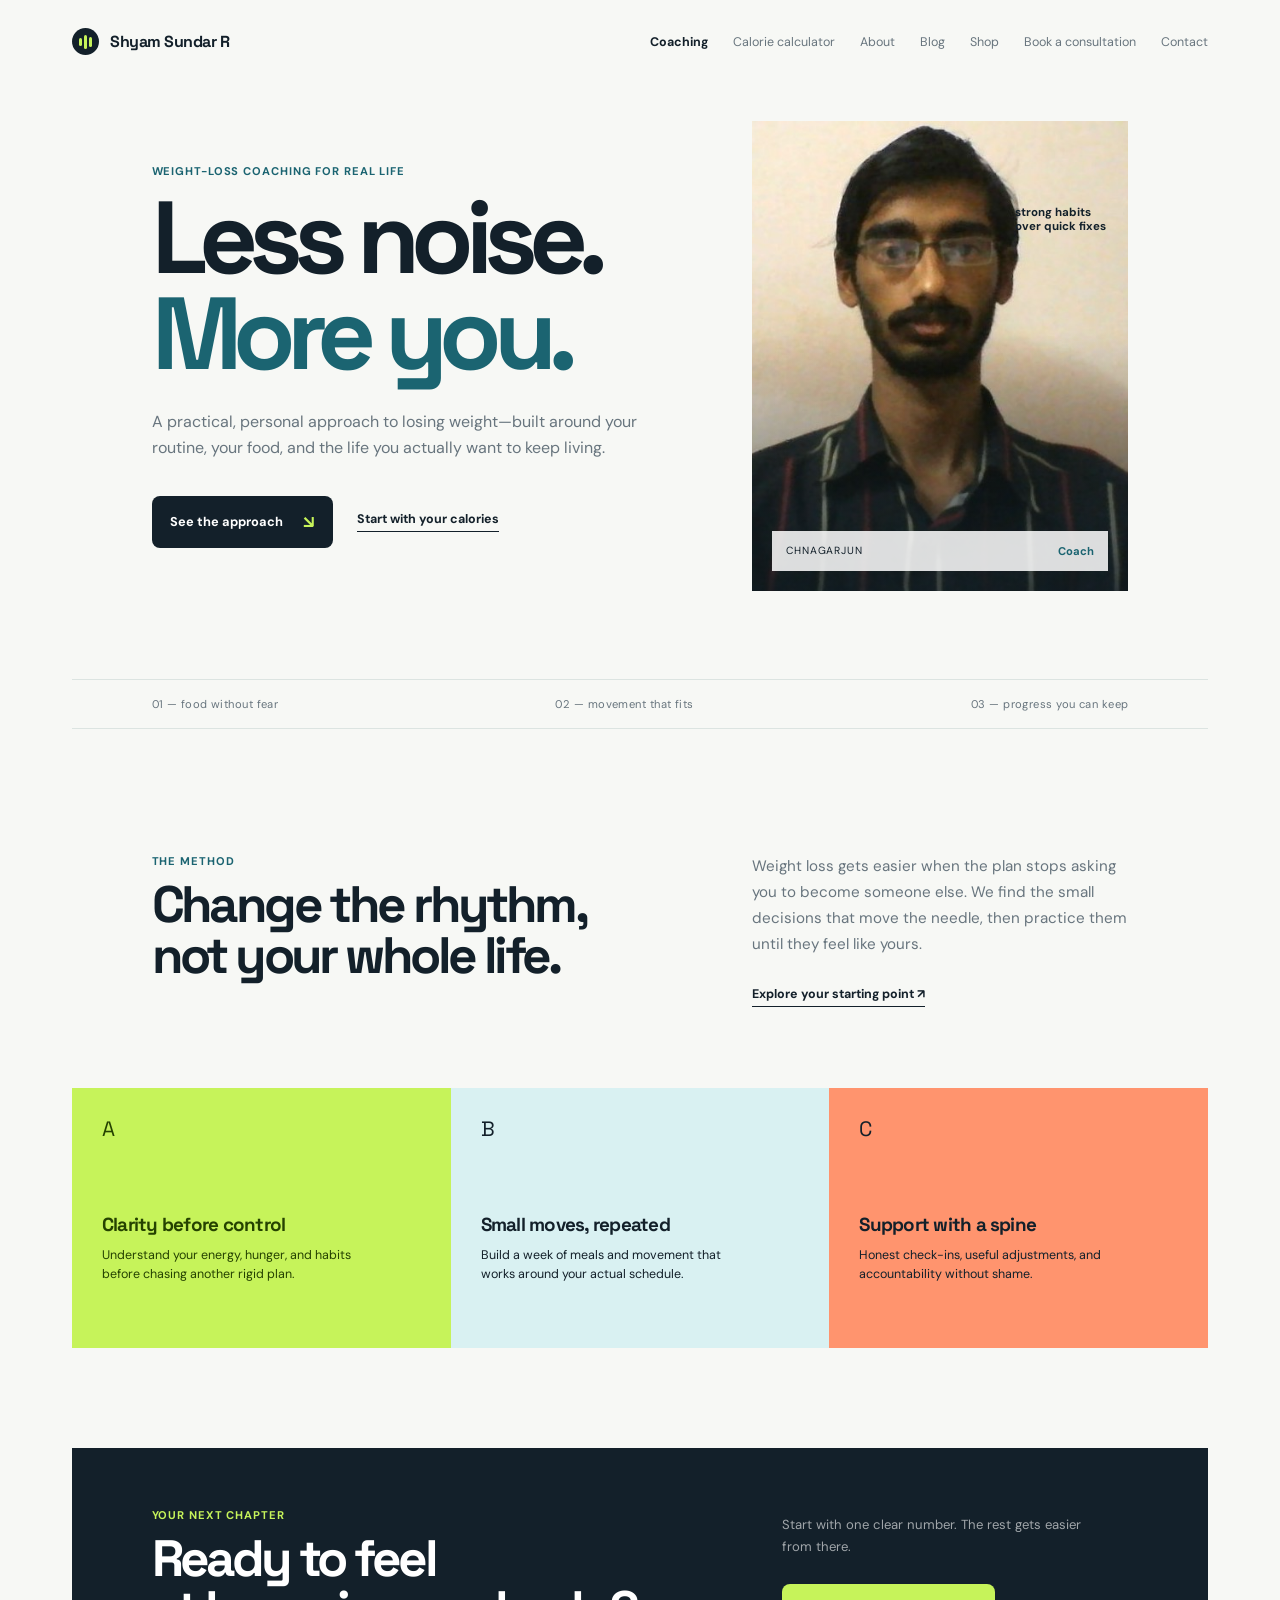
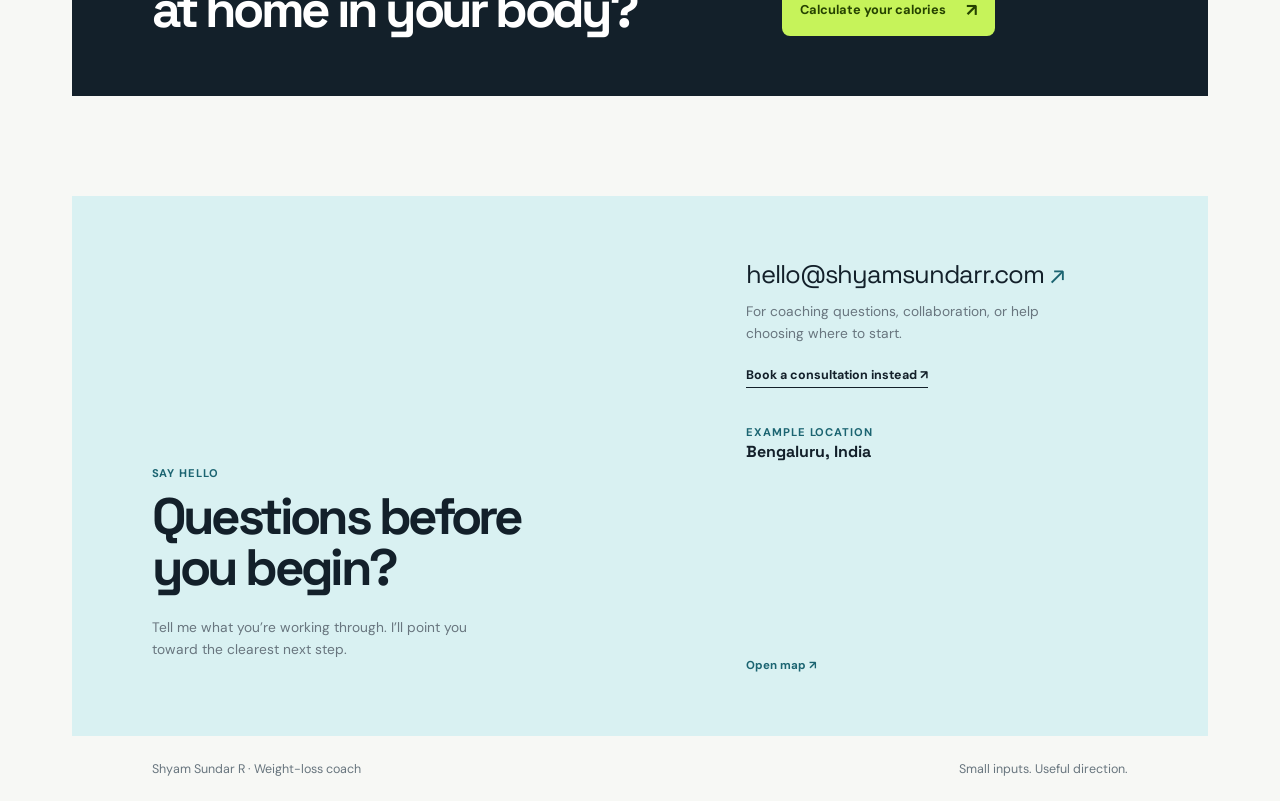
<file: index.html>
<!doctype html>
<html lang="en">
  <head>
    <meta charset="UTF-8" />
    <meta name="viewport" content="width=device-width, initial-scale=1.0" />
    <meta name="description" content="Weight-loss coaching with Shyam Sundar R — practical habits, clear direction, lasting change." />
    <title>Shyam Sundar R — Weight-loss coaching</title>
    <link rel="preconnect" href="https://fonts.googleapis.com" />
    <link rel="preconnect" href="https://fonts.gstatic.com" crossorigin />
    <link href="https://fonts.googleapis.com/css2?family=DM+Sans:wght@400;500;600;700&family=Space+Grotesk:wght@500;600;700&display=swap" rel="stylesheet" />
    <link rel="stylesheet" href="styles.css" />
  </head>
  <body class="landing-page">
    <main class="page-shell">
      <header class="site-header landing-header">
        <a class="brand" href="index.html" aria-label="Shyam Sundar R home">
          <span class="brand-mark" aria-hidden="true"><span></span><span></span><span></span></span>
          <span>Shyam Sundar R</span>
        </a>
        <nav class="site-nav" aria-label="Main navigation">
          <a class="active" href="index.html">Coaching</a>
          <a href="calculator.html">Calorie calculator</a>
          <a href="about.html">About</a>
          <a href="blog.html">Blog</a>
          <a href="products.html">Shop</a>
          <a href="consultation.html">Book a consultation</a>
          <a href="#contact">Contact</a>
        </nav>
      </header>

      <section class="landing-hero">
        <div class="hero-copy landing-copy">
          <p class="eyebrow">Weight-loss coaching for real life</p>
          <h1>Less noise.<br /><em>More you.</em></h1>
          <p class="hero-intro">A practical, personal approach to losing weight—built around your routine, your food, and the life you actually want to keep living.</p>
          <div class="hero-actions">
            <a class="primary-link" href="#approach">See the approach <span aria-hidden="true">↘</span></a>
            <a class="text-link" href="calculator.html">Start with your calories</a>
          </div>
        </div>
        <div class="coach-portrait" aria-label="Portrait of CHNAGARJUN">
          <img class="coach-photo" src="CHNAGARJUN%20-%20WIN_20140328_220606%20(2).JPG" alt="CHNAGARJUN" />
          <div class="portrait-card"><span>CHNAGARJUN</span><strong>Coach</strong></div>
          <div class="portrait-note">strong habits<br />over quick fixes</div>
        </div>
      </section>

      <section class="proof-strip" aria-label="Coaching principles">
        <span>01 — food without fear</span><span>02 — movement that fits</span><span>03 — progress you can keep</span>
      </section>

      <section class="approach-section" id="approach">
        <div class="section-intro"><p class="eyebrow">The method</p><h2>Change the rhythm,<br />not your whole life.</h2></div>
        <div class="approach-copy"><p>Weight loss gets easier when the plan stops asking you to become someone else. We find the small decisions that move the needle, then practice them until they feel like yours.</p><a class="text-link" href="calculator.html">Explore your starting point <span aria-hidden="true">↗</span></a></div>
      </section>

      <section class="coaching-grid" aria-label="What coaching includes">
        <article class="coaching-feature feature-green"><span class="feature-number">A</span><h3>Clarity before control</h3><p>Understand your energy, hunger, and habits before chasing another rigid plan.</p></article>
        <article class="coaching-feature feature-blue"><span class="feature-number">B</span><h3>Small moves, repeated</h3><p>Build a week of meals and movement that works around your actual schedule.</p></article>
        <article class="coaching-feature feature-orange"><span class="feature-number">C</span><h3>Support with a spine</h3><p>Honest check-ins, useful adjustments, and accountability without shame.</p></article>
      </section>

      <section class="closing-callout">
        <div><p class="eyebrow">Your next chapter</p><h2>Ready to feel<br />at home in your body?</h2></div>
        <div class="closing-action"><p>Start with one clear number. The rest gets easier from there.</p><a class="primary-link" href="calculator.html">Calculate your calories <span aria-hidden="true">↗</span></a></div>
      </section>

      <section class="contact-section" id="contact">
        <div>
          <p class="eyebrow">Say hello</p>
          <h2>Questions before<br />you begin?</h2>
          <p class="contact-copy">Tell me what you’re working through. I’ll point you toward the clearest next step.</p>
        </div>
        <div class="contact-details">
          <a class="contact-email" href="mailto:hello@shyamsundarr.com">hello@shyamsundarr.com <span aria-hidden="true">↗</span></a>
          <p>For coaching questions, collaboration, or help choosing where to start.</p>
          <a class="text-link" href="consultation.html">Book a consultation instead <span aria-hidden="true">↗</span></a>
          <div class="contact-location"><span class="eyebrow">Example location</span><strong>Bengaluru, India</strong><iframe title="Map showing Bengaluru, India" src="https://www.openstreetmap.org/export/embed.html?bbox=77.52%2C12.91%2C77.67%2C13.05&amp;layer=mapnik" loading="lazy"></iframe><a href="https://www.openstreetmap.org/?mlat=12.9716&amp;mlon=77.5946#map=12/12.9716/77.5946" target="_blank" rel="noreferrer">Open map <span aria-hidden="true">↗</span></a></div>
        </div>
      </section>

      <footer class="site-footer"><span>Shyam Sundar R · Weight-loss coach</span><span>Small inputs. Useful direction.</span></footer>
    </main>
  </body>
</html>
</file>
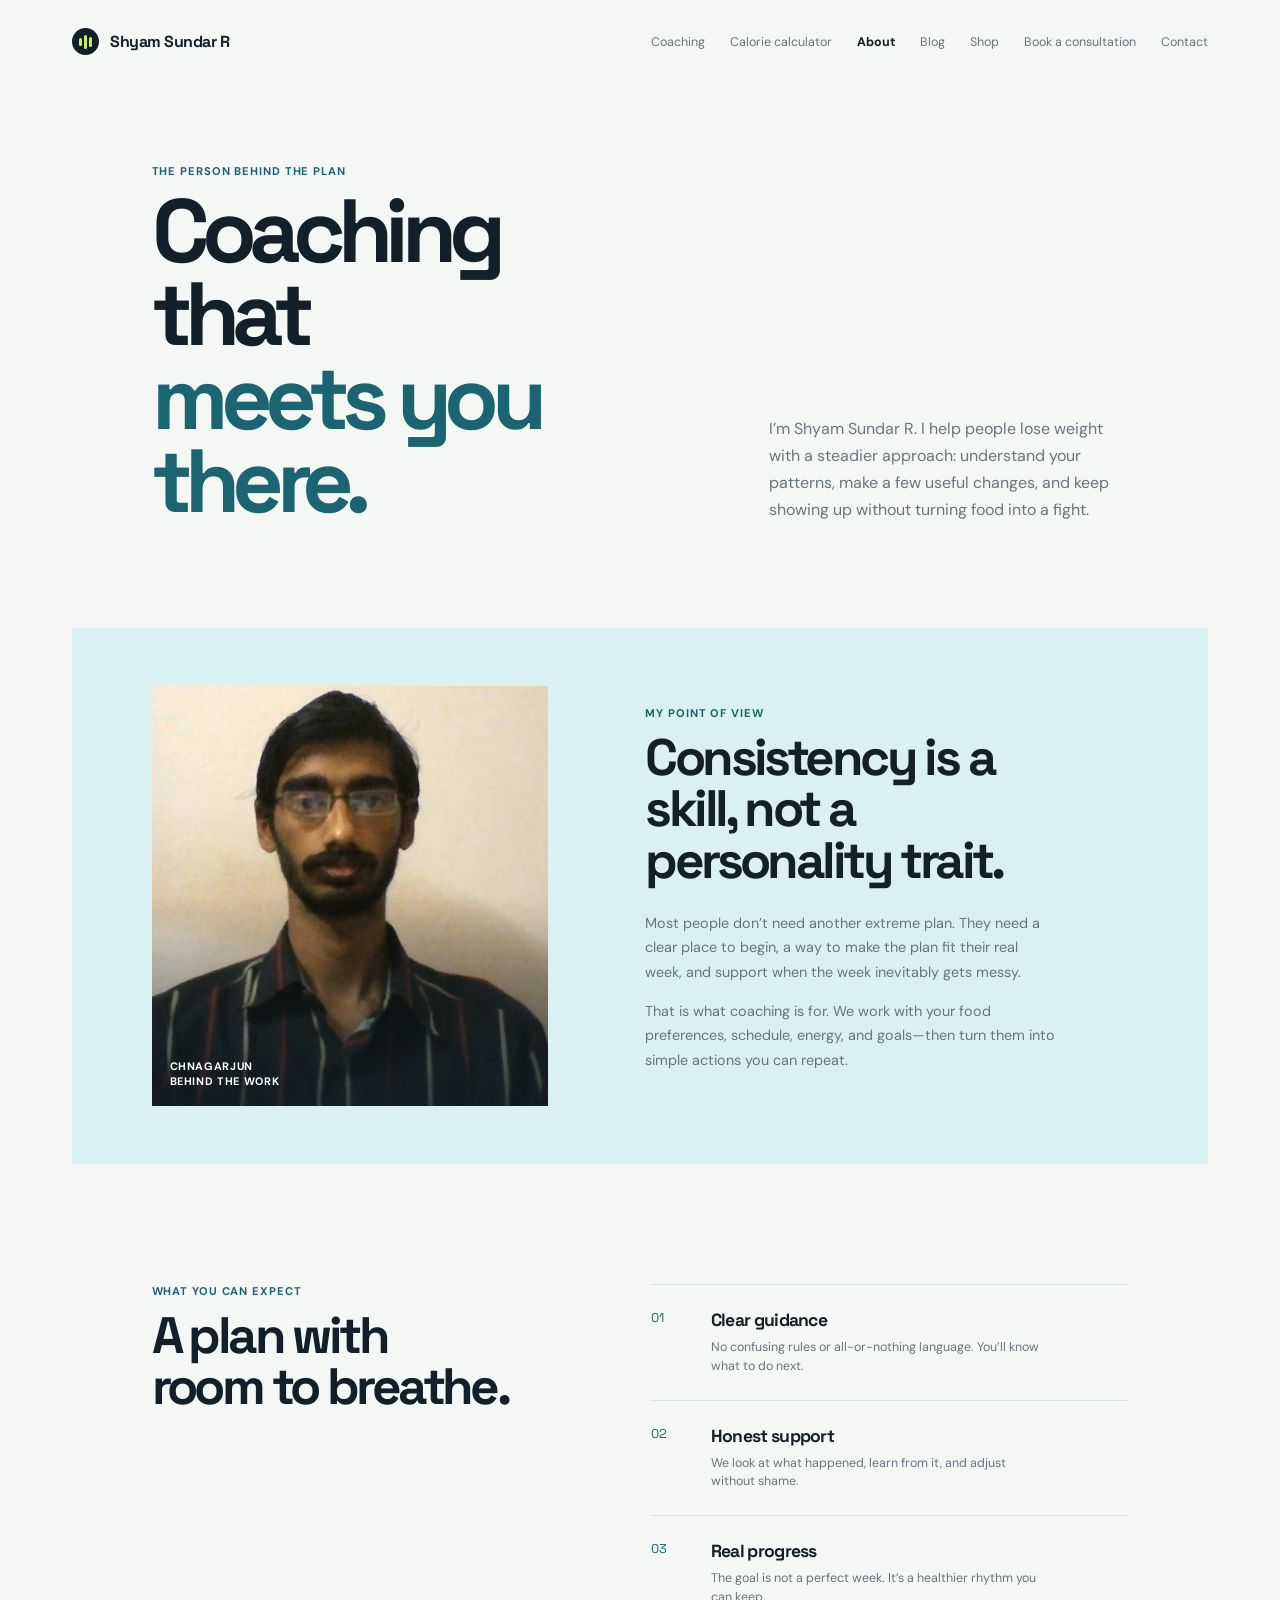
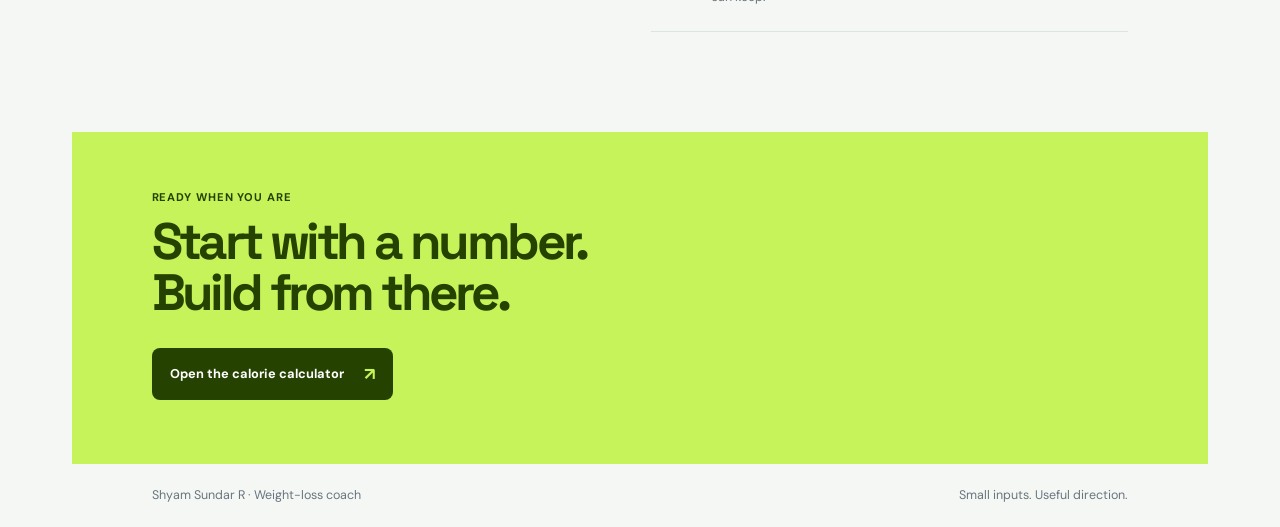
<file: about.html>
<!doctype html>
<html lang="en">
  <head>
    <meta charset="UTF-8" />
    <meta name="viewport" content="width=device-width, initial-scale=1.0" />
    <meta name="description" content="Meet Shyam Sundar R, a weight-loss coach focused on practical habits and lasting change." />
    <title>About Shyam Sundar R — Weight-loss coach</title>
    <link rel="preconnect" href="https://fonts.googleapis.com" />
    <link rel="preconnect" href="https://fonts.gstatic.com" crossorigin />
    <link href="https://fonts.googleapis.com/css2?family=DM+Sans:wght@400;500;600;700&family=Space+Grotesk:wght@500;600;700&display=swap" rel="stylesheet" />
    <link rel="stylesheet" href="styles.css" />
  </head>
  <body class="about-page">
    <main class="page-shell">
      <header class="site-header">
        <a class="brand" href="index.html" aria-label="Shyam Sundar R home">
          <span class="brand-mark" aria-hidden="true"><span></span><span></span><span></span></span>
          <span>Shyam Sundar R</span>
        </a>
        <nav class="site-nav" aria-label="Main navigation">
          <a href="index.html">Coaching</a>
          <a href="calculator.html">Calorie calculator</a>
          <a class="active" href="about.html">About</a>
          <a href="blog.html">Blog</a>
          <a href="products.html">Shop</a>
          <a href="consultation.html">Book a consultation</a>
          <a href="index.html#contact">Contact</a>
        </nav>
      </header>

      <section class="about-hero">
        <div>
          <p class="eyebrow">The person behind the plan</p>
          <h1>Coaching that<br /><span>meets you there.</span></h1>
        </div>
        <p class="about-lede">I’m Shyam Sundar R. I help people lose weight with a steadier approach: understand your patterns, make a few useful changes, and keep showing up without turning food into a fight.</p>
      </section>

      <section class="about-profile">
        <div class="about-photo-wrap">
          <img src="CHNAGARJUN%20-%20WIN_20140328_220606%20(2).JPG" alt="CHNAGARJUN" />
          <span>CHNAGARJUN<br />behind the work</span>
        </div>
        <div class="about-story">
          <p class="eyebrow">My point of view</p>
          <h2>Consistency is a skill, not a personality trait.</h2>
          <p>Most people don’t need another extreme plan. They need a clear place to begin, a way to make the plan fit their real week, and support when the week inevitably gets messy.</p>
          <p>That is what coaching is for. We work with your food preferences, schedule, energy, and goals—then turn them into simple actions you can repeat.</p>
        </div>
      </section>

      <section class="about-values">
        <div><p class="eyebrow">What you can expect</p><h2>A plan with<br />room to breathe.</h2></div>
        <div class="values-list">
          <article><span>01</span><div><h3>Clear guidance</h3><p>No confusing rules or all-or-nothing language. You’ll know what to do next.</p></div></article>
          <article><span>02</span><div><h3>Honest support</h3><p>We look at what happened, learn from it, and adjust without shame.</p></div></article>
          <article><span>03</span><div><h3>Real progress</h3><p>The goal is not a perfect week. It’s a healthier rhythm you can keep.</p></div></article>
        </div>
      </section>

      <section class="about-cta">
        <p class="eyebrow">Ready when you are</p>
        <h2>Start with a number.<br />Build from there.</h2>
        <a class="primary-link" href="calculator.html">Open the calorie calculator <span aria-hidden="true">↗</span></a>
      </section>

      <footer class="site-footer"><span>Shyam Sundar R · Weight-loss coach</span><span>Small inputs. Useful direction.</span></footer>
    </main>
  </body>
</html>
</file>
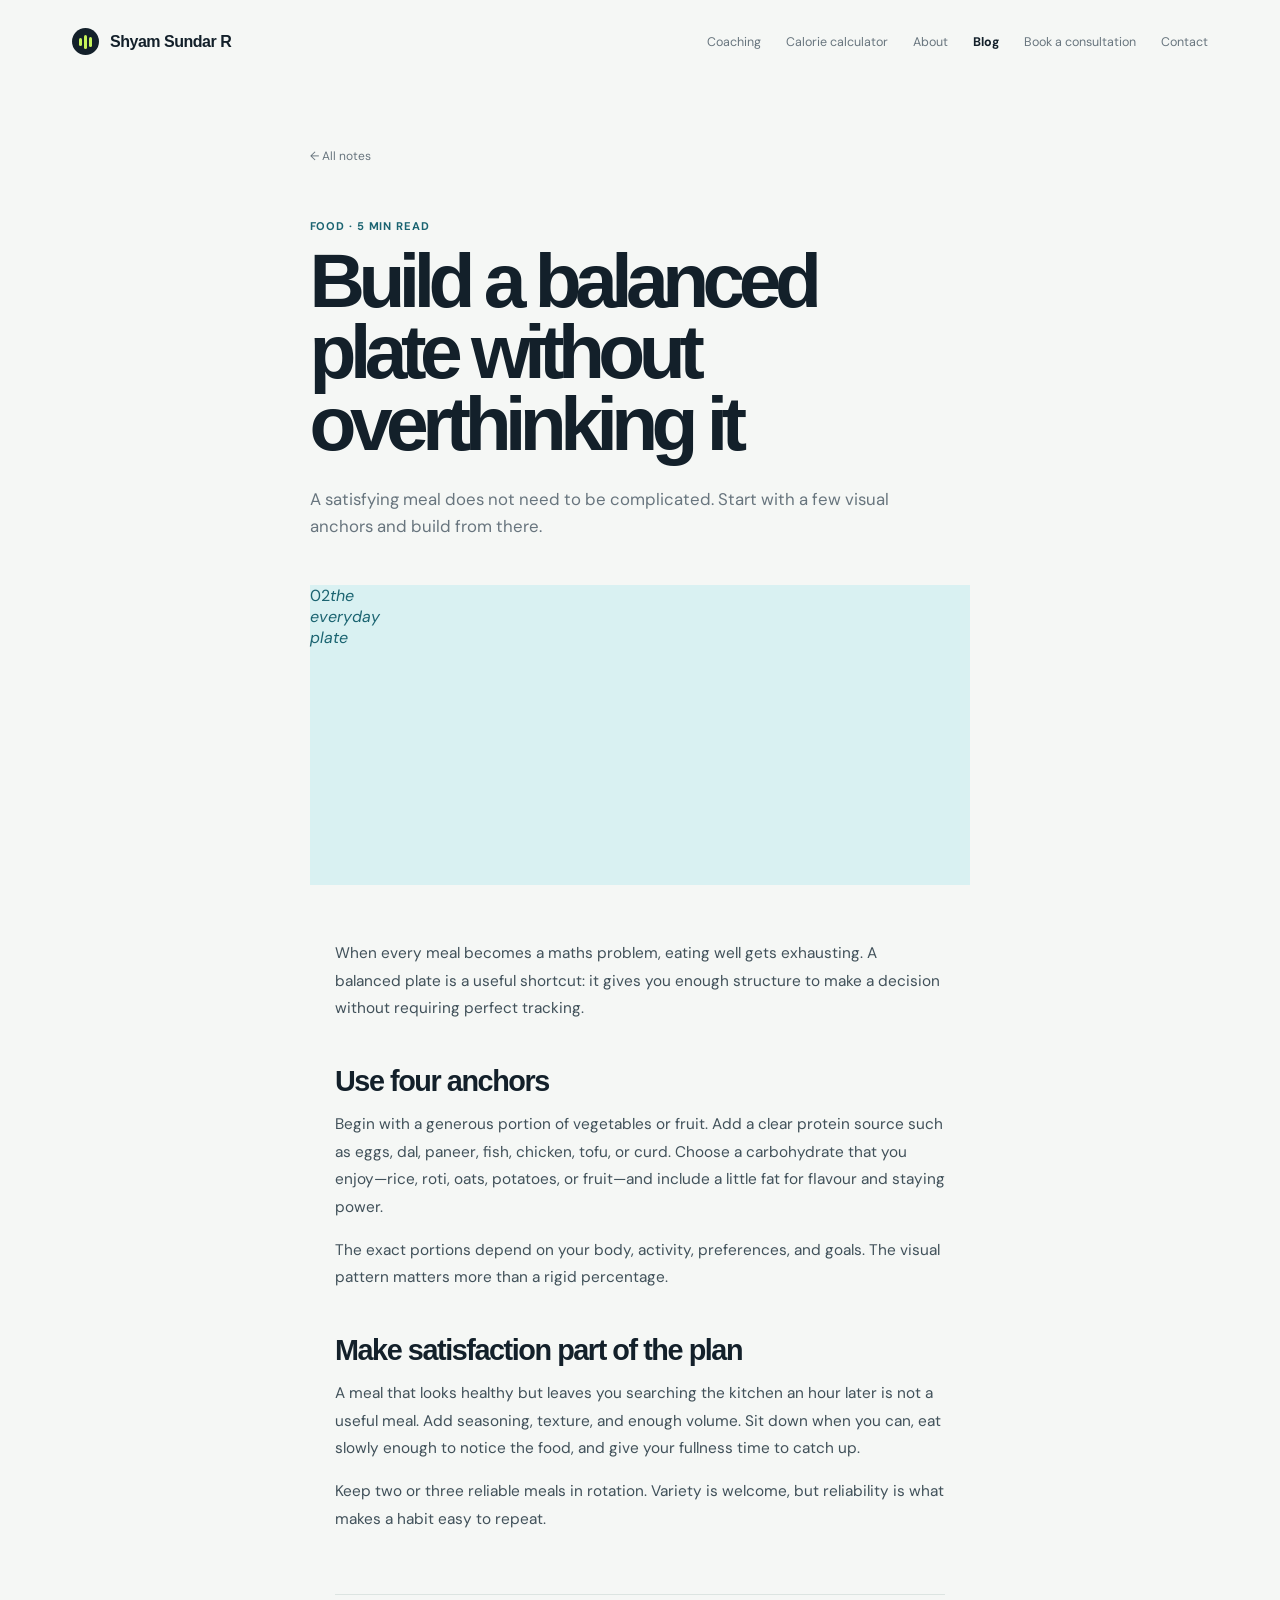
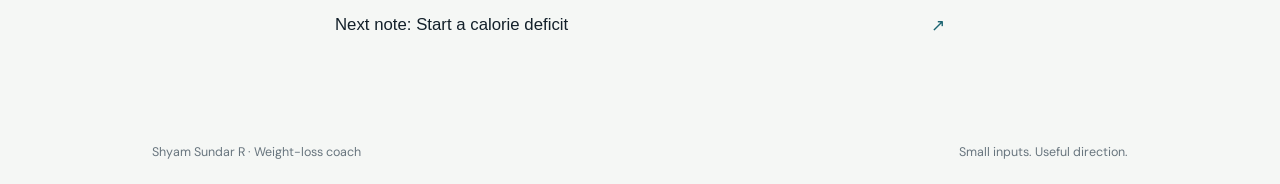
<file: blog-balanced-plate.html>
<!doctype html>
<html lang="en"><head><meta charset="UTF-8" /><meta name="viewport" content="width=device-width, initial-scale=1.0" /><title>Build a balanced plate — Shyam Sundar R</title><link rel="preconnect" href="https://fonts.googleapis.com" /><link rel="preconnect" href="https://fonts.gstatic.com" crossorigin /><link href="https://fonts.googleapis.com/css2?family=DM+Sans:wght@400;500;600;700&display=swap" rel="stylesheet" /><link rel="stylesheet" href="styles.css" /></head>
<body class="article-page"><main class="page-shell"><header class="site-header"><a class="brand" href="index.html"><span class="brand-mark" aria-hidden="true"><span></span><span></span><span></span></span><span>Shyam Sundar R</span></a><nav class="site-nav" aria-label="Main navigation"><a href="index.html">Coaching</a><a href="calculator.html">Calorie calculator</a><a href="about.html">About</a><a class="active" href="blog.html">Blog</a><a href="consultation.html">Book a consultation</a><a href="index.html#contact">Contact</a></nav></header><article class="article-wrap"><a class="back-link" href="blog.html">← All notes</a><p class="eyebrow">Food · 5 min read</p><h1>Build a balanced plate without overthinking it</h1><p class="article-dek">A satisfying meal does not need to be complicated. Start with a few visual anchors and build from there.</p><div class="article-art post-art-blue"><span>02</span><i>the<br />everyday<br />plate</i></div><div class="article-body"><p>When every meal becomes a maths problem, eating well gets exhausting. A balanced plate is a useful shortcut: it gives you enough structure to make a decision without requiring perfect tracking.</p><h2>Use four anchors</h2><p>Begin with a generous portion of vegetables or fruit. Add a clear protein source such as eggs, dal, paneer, fish, chicken, tofu, or curd. Choose a carbohydrate that you enjoy—rice, roti, oats, potatoes, or fruit—and include a little fat for flavour and staying power.</p><p>The exact portions depend on your body, activity, preferences, and goals. The visual pattern matters more than a rigid percentage.</p><h2>Make satisfaction part of the plan</h2><p>A meal that looks healthy but leaves you searching the kitchen an hour later is not a useful meal. Add seasoning, texture, and enough volume. Sit down when you can, eat slowly enough to notice the food, and give your fullness time to catch up.</p><p>Keep two or three reliable meals in rotation. Variety is welcome, but reliability is what makes a habit easy to repeat.</p></div><a class="article-next" href="blog-calorie-deficit.html">Next note: Start a calorie deficit <span>↗</span></a></article><footer class="site-footer"><span>Shyam Sundar R · Weight-loss coach</span><span>Small inputs. Useful direction.</span></footer></main></body></html>
</file>
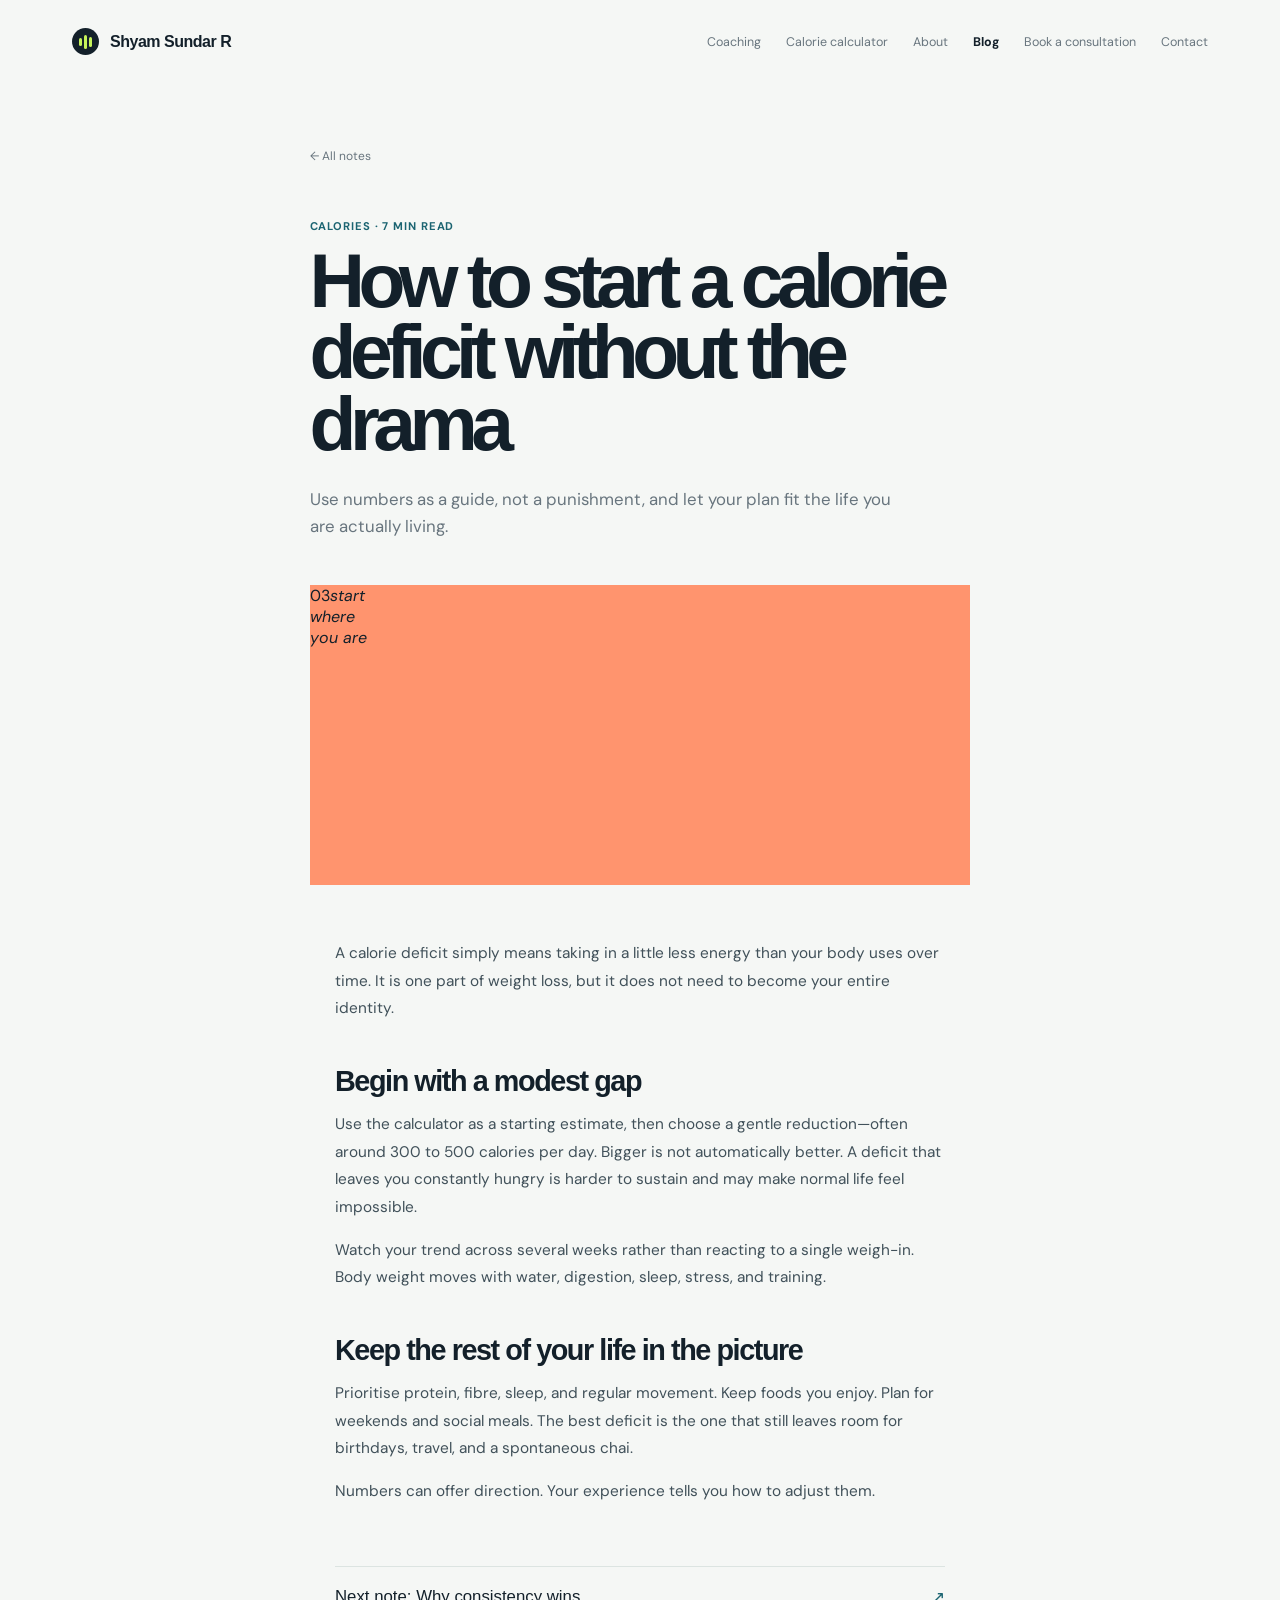
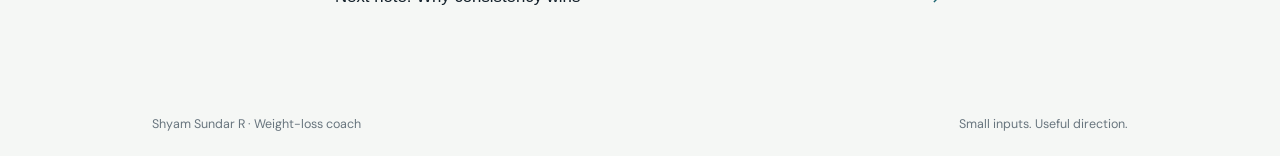
<file: blog-calorie-deficit.html>
<!doctype html>
<html lang="en"><head><meta charset="UTF-8" /><meta name="viewport" content="width=device-width, initial-scale=1.0" /><title>Start a calorie deficit — Shyam Sundar R</title><link rel="preconnect" href="https://fonts.googleapis.com" /><link rel="preconnect" href="https://fonts.gstatic.com" crossorigin /><link href="https://fonts.googleapis.com/css2?family=DM+Sans:wght@400;500;600;700&display=swap" rel="stylesheet" /><link rel="stylesheet" href="styles.css" /></head>
<body class="article-page"><main class="page-shell"><header class="site-header"><a class="brand" href="index.html"><span class="brand-mark" aria-hidden="true"><span></span><span></span><span></span></span><span>Shyam Sundar R</span></a><nav class="site-nav" aria-label="Main navigation"><a href="index.html">Coaching</a><a href="calculator.html">Calorie calculator</a><a href="about.html">About</a><a class="active" href="blog.html">Blog</a><a href="consultation.html">Book a consultation</a><a href="index.html#contact">Contact</a></nav></header><article class="article-wrap"><a class="back-link" href="blog.html">← All notes</a><p class="eyebrow">Calories · 7 min read</p><h1>How to start a calorie deficit without the drama</h1><p class="article-dek">Use numbers as a guide, not a punishment, and let your plan fit the life you are actually living.</p><div class="article-art post-art-orange"><span>03</span><i>start<br />where<br />you are</i></div><div class="article-body"><p>A calorie deficit simply means taking in a little less energy than your body uses over time. It is one part of weight loss, but it does not need to become your entire identity.</p><h2>Begin with a modest gap</h2><p>Use the calculator as a starting estimate, then choose a gentle reduction—often around 300 to 500 calories per day. Bigger is not automatically better. A deficit that leaves you constantly hungry is harder to sustain and may make normal life feel impossible.</p><p>Watch your trend across several weeks rather than reacting to a single weigh-in. Body weight moves with water, digestion, sleep, stress, and training.</p><h2>Keep the rest of your life in the picture</h2><p>Prioritise protein, fibre, sleep, and regular movement. Keep foods you enjoy. Plan for weekends and social meals. The best deficit is the one that still leaves room for birthdays, travel, and a spontaneous chai.</p><p>Numbers can offer direction. Your experience tells you how to adjust them.</p></div><a class="article-next" href="blog-consistency.html">Next note: Why consistency wins <span>↗</span></a></article><footer class="site-footer"><span>Shyam Sundar R · Weight-loss coach</span><span>Small inputs. Useful direction.</span></footer></main></body></html>
</file>
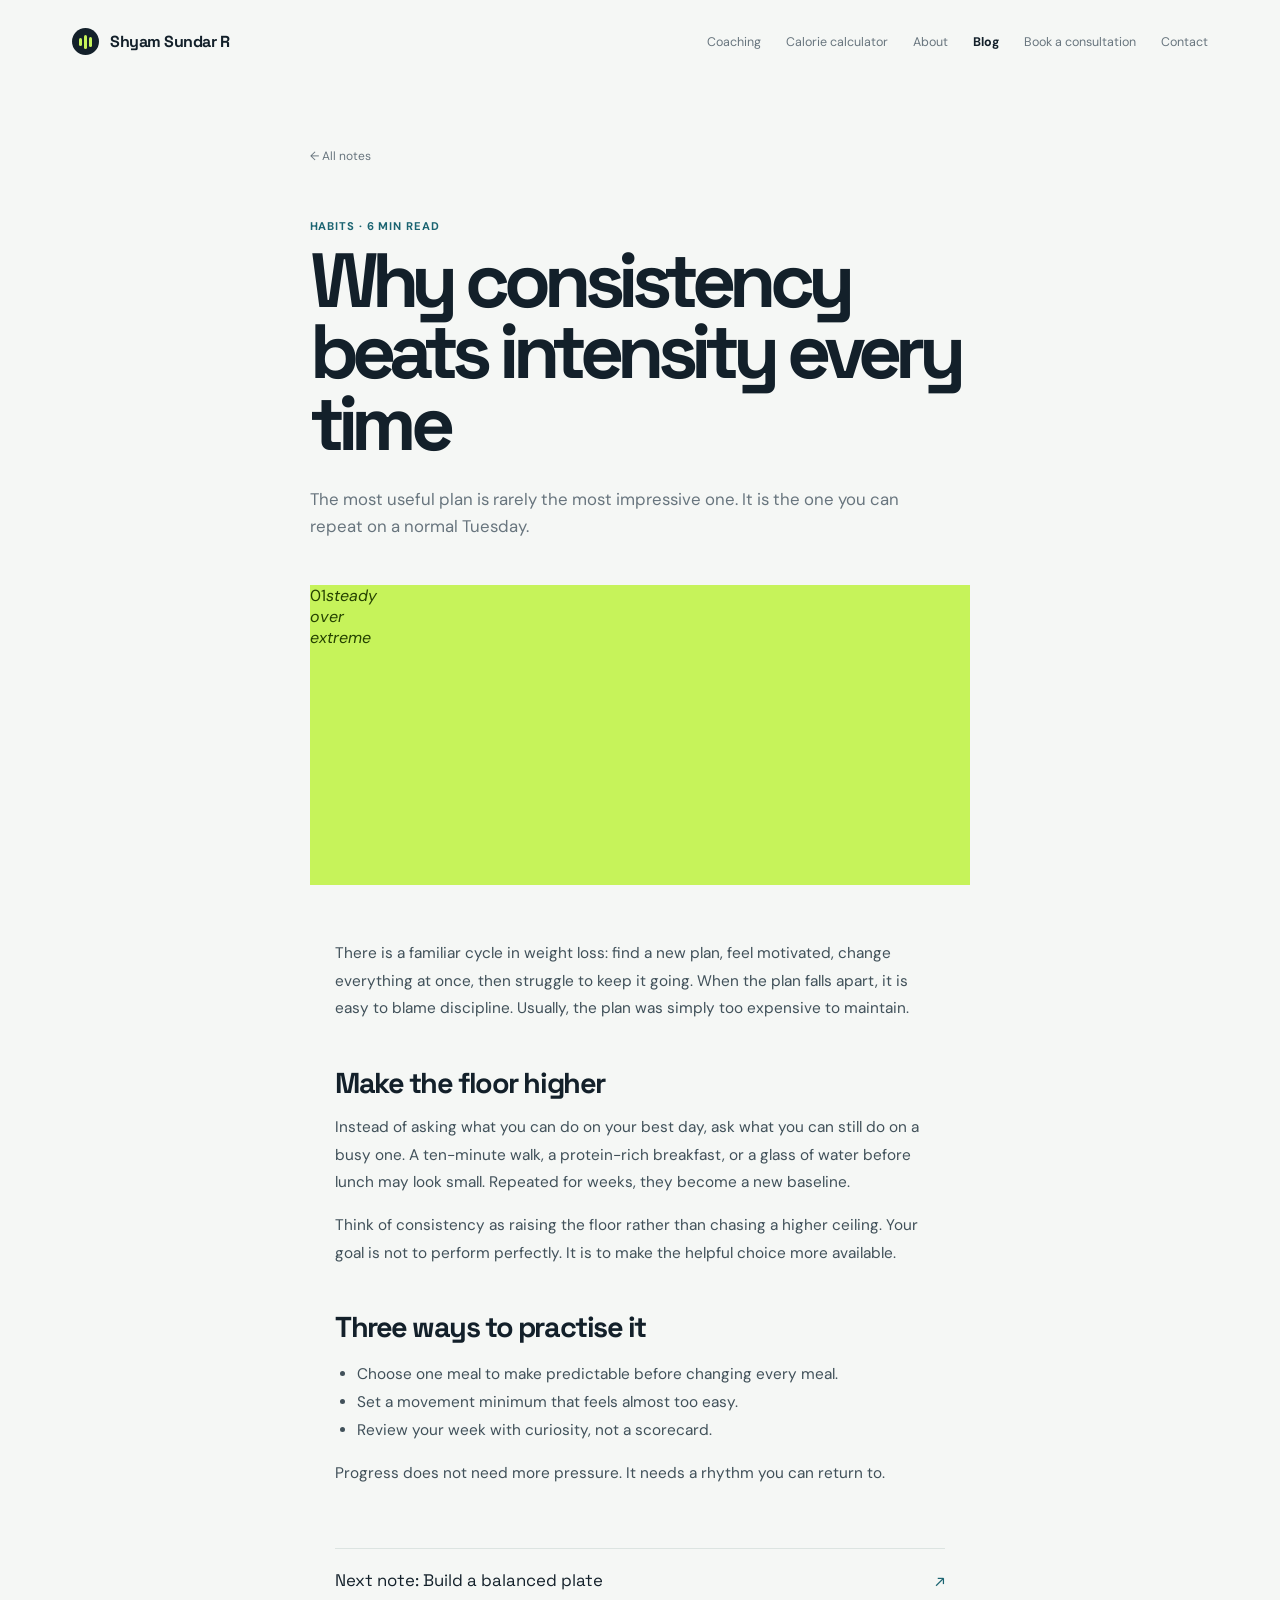
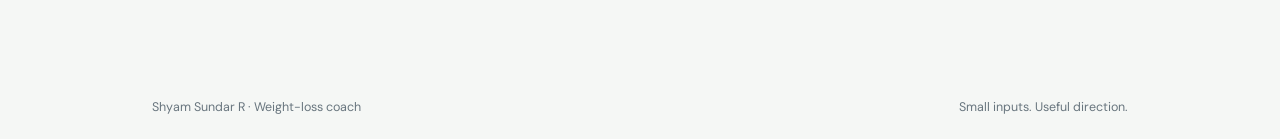
<file: blog-consistency.html>
<!doctype html>
<html lang="en"><head><meta charset="UTF-8" /><meta name="viewport" content="width=device-width, initial-scale=1.0" /><title>Why consistency beats intensity — Shyam Sundar R</title><link rel="preconnect" href="https://fonts.googleapis.com" /><link rel="preconnect" href="https://fonts.gstatic.com" crossorigin /><link href="https://fonts.googleapis.com/css2?family=DM+Sans:wght@400;500;600;700&family=Space+Grotesk:wght@500;600;700&display=swap" rel="stylesheet" /><link rel="stylesheet" href="styles.css" /></head>
<body class="article-page"><main class="page-shell"><header class="site-header"><a class="brand" href="index.html"><span class="brand-mark" aria-hidden="true"><span></span><span></span><span></span></span><span>Shyam Sundar R</span></a><nav class="site-nav" aria-label="Main navigation"><a href="index.html">Coaching</a><a href="calculator.html">Calorie calculator</a><a href="about.html">About</a><a class="active" href="blog.html">Blog</a><a href="consultation.html">Book a consultation</a><a href="index.html#contact">Contact</a></nav></header><article class="article-wrap"><a class="back-link" href="blog.html">← All notes</a><p class="eyebrow">Habits · 6 min read</p><h1>Why consistency beats intensity every time</h1><p class="article-dek">The most useful plan is rarely the most impressive one. It is the one you can repeat on a normal Tuesday.</p><div class="article-art post-art-green"><span>01</span><i>steady<br />over<br />extreme</i></div><div class="article-body"><p>There is a familiar cycle in weight loss: find a new plan, feel motivated, change everything at once, then struggle to keep it going. When the plan falls apart, it is easy to blame discipline. Usually, the plan was simply too expensive to maintain.</p><h2>Make the floor higher</h2><p>Instead of asking what you can do on your best day, ask what you can still do on a busy one. A ten-minute walk, a protein-rich breakfast, or a glass of water before lunch may look small. Repeated for weeks, they become a new baseline.</p><p>Think of consistency as raising the floor rather than chasing a higher ceiling. Your goal is not to perform perfectly. It is to make the helpful choice more available.</p><h2>Three ways to practise it</h2><ul><li>Choose one meal to make predictable before changing every meal.</li><li>Set a movement minimum that feels almost too easy.</li><li>Review your week with curiosity, not a scorecard.</li></ul><p>Progress does not need more pressure. It needs a rhythm you can return to.</p></div><a class="article-next" href="blog-balanced-plate.html">Next note: Build a balanced plate <span>↗</span></a></article><footer class="site-footer"><span>Shyam Sundar R · Weight-loss coach</span><span>Small inputs. Useful direction.</span></footer></main></body></html>
</file>
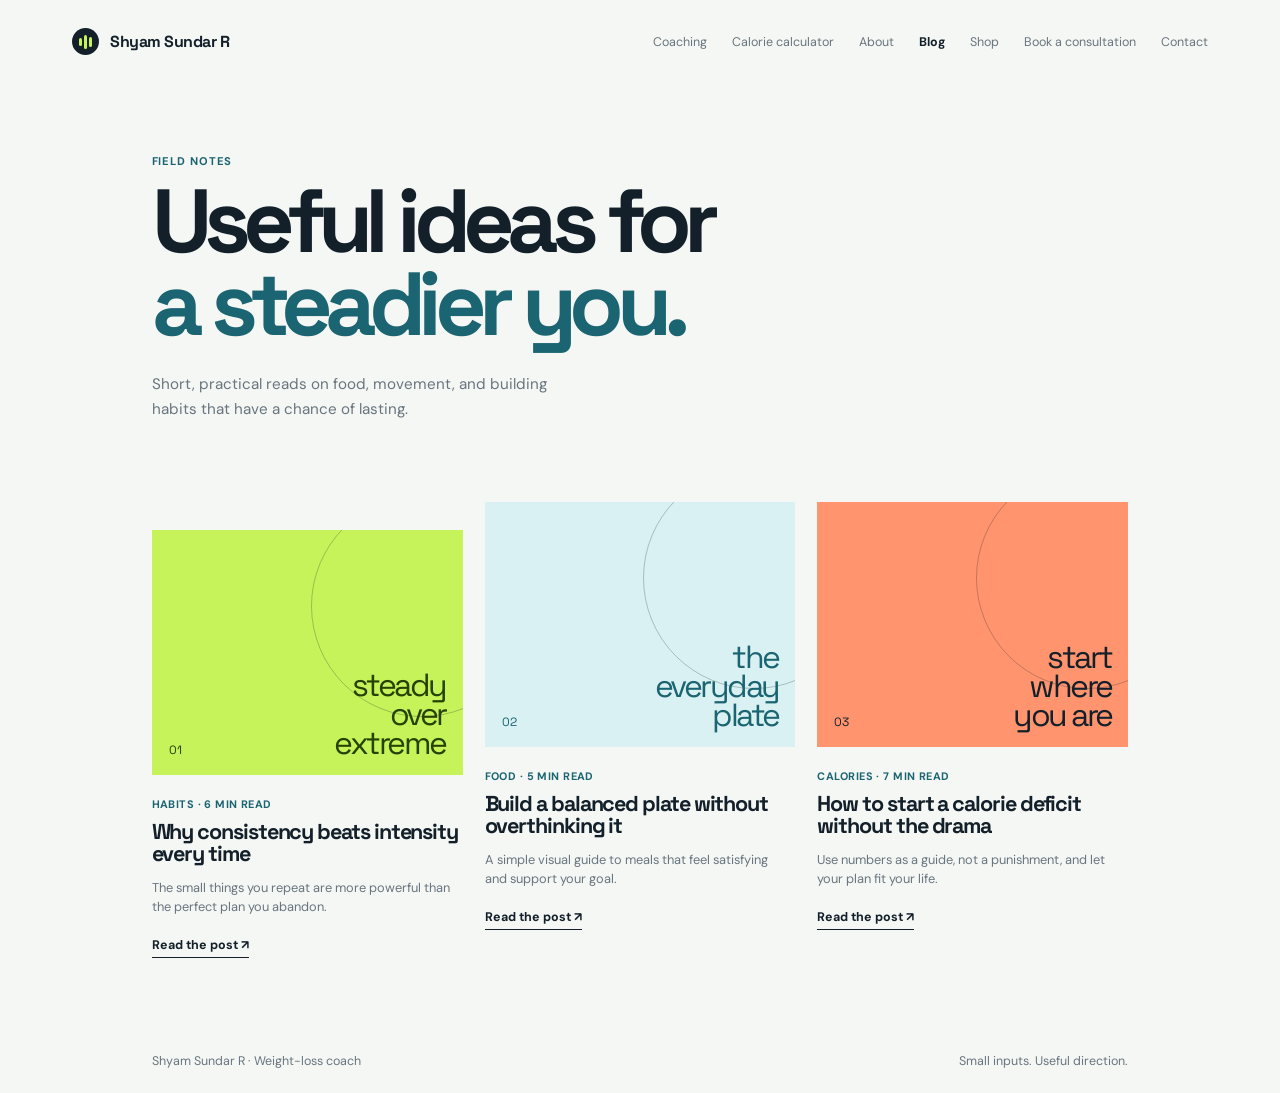
<file: blog.html>
<!doctype html>
<html lang="en">
  <head>
    <meta charset="UTF-8" />
    <meta name="viewport" content="width=device-width, initial-scale=1.0" />
    <meta name="description" content="Practical weight-loss coaching notes from Shyam Sundar R." />
    <title>Notes on better habits — Shyam Sundar R</title>
    <link rel="preconnect" href="https://fonts.googleapis.com" />
    <link rel="preconnect" href="https://fonts.gstatic.com" crossorigin />
    <link href="https://fonts.googleapis.com/css2?family=DM+Sans:wght@400;500;600;700&family=Space+Grotesk:wght@500;600;700&display=swap" rel="stylesheet" />
    <link rel="stylesheet" href="styles.css" />
  </head>
  <body class="blog-page">
    <main class="page-shell">
      <header class="site-header">
        <a class="brand" href="index.html" aria-label="Shyam Sundar R home"><span class="brand-mark" aria-hidden="true"><span></span><span></span><span></span></span><span>Shyam Sundar R</span></a>
        <nav class="site-nav" aria-label="Main navigation">
          <a href="index.html">Coaching</a><a href="calculator.html">Calorie calculator</a><a href="about.html">About</a><a class="active" href="blog.html">Blog</a><a href="products.html">Shop</a><a href="consultation.html">Book a consultation</a><a href="index.html#contact">Contact</a>
        </nav>
      </header>
      <section class="blog-hero"><p class="eyebrow">Field notes</p><h1>Useful ideas for<br /><span>a steadier you.</span></h1><p>Short, practical reads on food, movement, and building habits that have a chance of lasting.</p></section>
      <section class="post-grid" aria-label="Blog posts">
        <article class="post-card post-card-featured"><div class="post-art post-art-green"><span>01</span><i>steady<br />over<br />extreme</i></div><div class="post-meta">Habits · 6 min read</div><h2>Why consistency beats intensity every time</h2><p>The small things you repeat are more powerful than the perfect plan you abandon.</p><a class="text-link" href="blog-consistency.html">Read the post <span aria-hidden="true">↗</span></a></article>
        <article class="post-card"><div class="post-art post-art-blue"><span>02</span><i>the<br />everyday<br />plate</i></div><div class="post-meta">Food · 5 min read</div><h2>Build a balanced plate without overthinking it</h2><p>A simple visual guide to meals that feel satisfying and support your goal.</p><a class="text-link" href="blog-balanced-plate.html">Read the post <span aria-hidden="true">↗</span></a></article>
        <article class="post-card"><div class="post-art post-art-orange"><span>03</span><i>start<br />where<br />you are</i></div><div class="post-meta">Calories · 7 min read</div><h2>How to start a calorie deficit without the drama</h2><p>Use numbers as a guide, not a punishment, and let your plan fit your life.</p><a class="text-link" href="blog-calorie-deficit.html">Read the post <span aria-hidden="true">↗</span></a></article>
      </section>
      <footer class="site-footer"><span>Shyam Sundar R · Weight-loss coach</span><span>Small inputs. Useful direction.</span></footer>
    </main>
  </body>
</html>
</file>
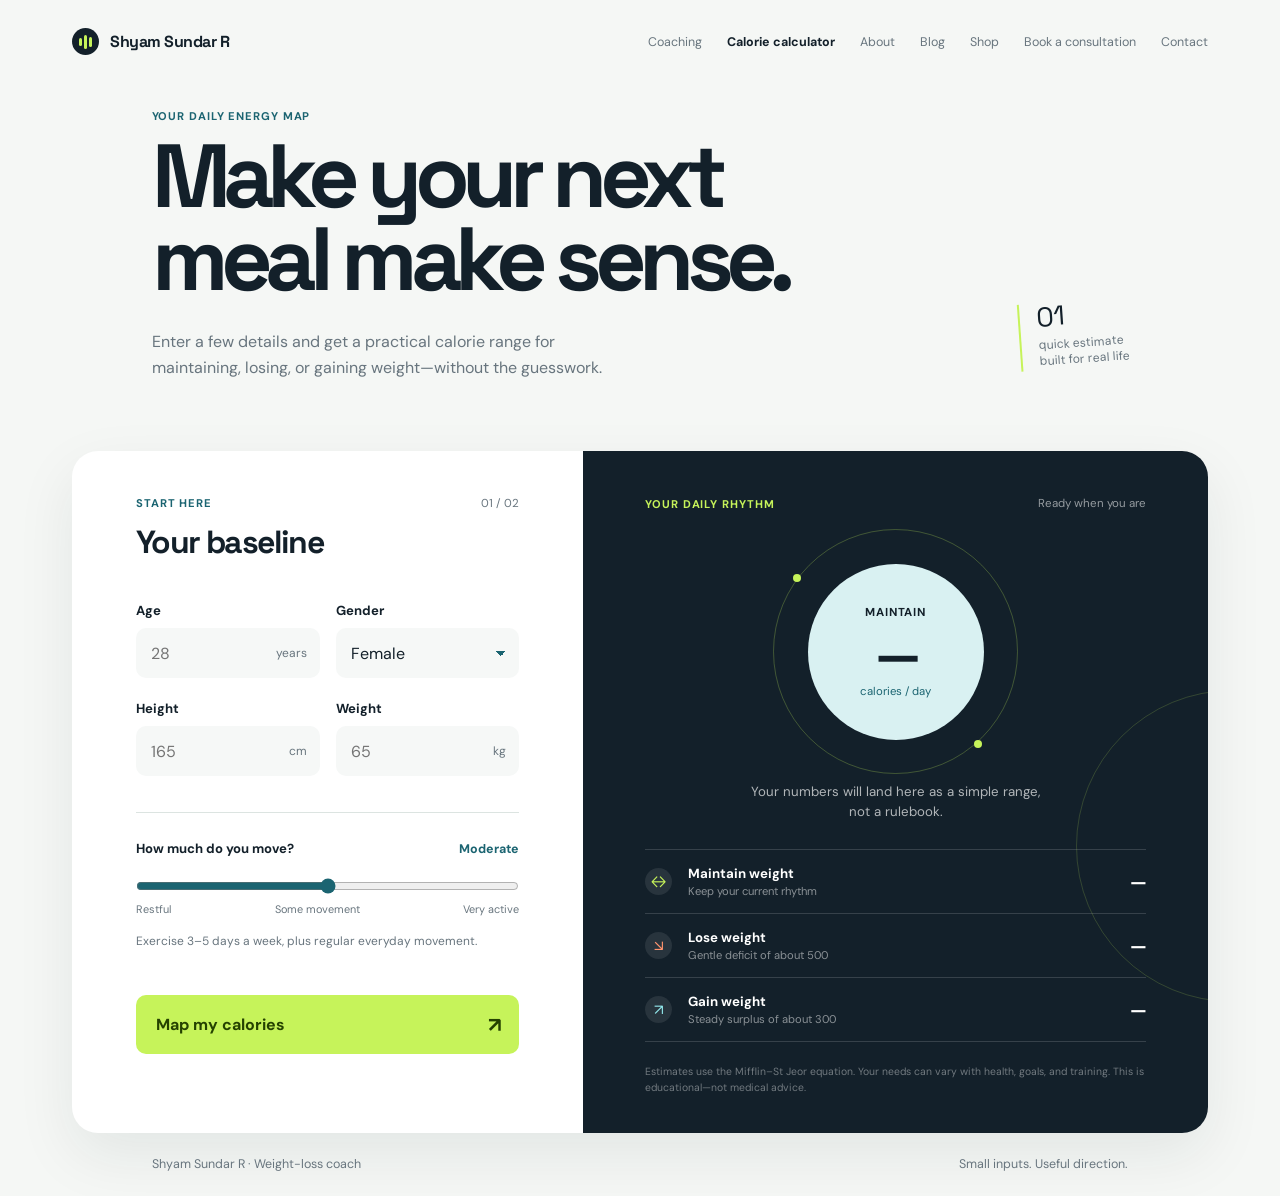
<file: calculator.html>
<!doctype html>
<html lang="en">
  <head>
    <meta charset="UTF-8" />
    <meta name="viewport" content="width=device-width, initial-scale=1.0" />
    <meta name="description" content="A clear, practical daily calorie estimate based on your body and routine." />
    <title>Calorie Compass — Shyam Sundar R</title>
    <link rel="preconnect" href="https://fonts.googleapis.com" />
    <link rel="preconnect" href="https://fonts.gstatic.com" crossorigin />
    <link href="https://fonts.googleapis.com/css2?family=DM+Sans:wght@400;500;600;700&family=Space+Grotesk:wght@500;600;700&display=swap" rel="stylesheet" />
    <link rel="stylesheet" href="styles.css" />
    <script src="script.js" defer></script>
  </head>
  <body>
    <main class="page-shell">
      <header class="site-header">
        <a class="brand" href="index.html" aria-label="Shyam Sundar R home">
          <span class="brand-mark" aria-hidden="true"><span></span><span></span><span></span></span>
          <span>Shyam Sundar R</span>
        </a>
        <nav class="site-nav" aria-label="Main navigation">
          <a href="index.html">Coaching</a>
          <a class="active" href="calculator.html">Calorie calculator</a>
          <a href="about.html">About</a>
          <a href="blog.html">Blog</a>
          <a href="products.html">Shop</a>
          <a href="consultation.html">Book a consultation</a>
          <a href="index.html#contact">Contact</a>
        </nav>
      </header>

      <section class="hero" id="top">
        <div class="hero-copy">
          <p class="eyebrow">Your daily energy map</p>
          <h1>Make your next meal make sense.</h1>
          <p class="hero-intro">Enter a few details and get a practical calorie range for maintaining, losing, or gaining weight—without the guesswork.</p>
        </div>
        <div class="hero-stamp" aria-label="A quick estimate, not a diagnosis">
          <span class="stamp-number">01</span>
          <span>quick estimate<br />built for real life</span>
        </div>
      </section>

      <section class="workspace" aria-label="Calorie calculator">
        <form class="details-panel" id="calorie-form" novalidate>
          <div class="panel-heading">
            <div>
              <p class="eyebrow">Start here</p>
              <h2>Your baseline</h2>
            </div>
            <span class="step-count">01 / 02</span>
          </div>

          <div class="field-grid">
            <label class="field">
              <span>Age</span>
              <div class="input-wrap"><input id="age" name="age" type="number" min="13" max="100" placeholder="28" required /><span>years</span></div>
            </label>
            <label class="field">
              <span>Gender</span>
              <select id="gender" name="gender" required>
                <option value="female">Female</option>
                <option value="male">Male</option>
                <option value="average">Another / prefer not to say</option>
              </select>
            </label>
            <label class="field">
              <span>Height</span>
              <div class="input-wrap"><input id="height" name="height" type="number" min="100" max="250" placeholder="165" required /><span>cm</span></div>
            </label>
            <label class="field">
              <span>Weight</span>
              <div class="input-wrap"><input id="weight" name="weight" type="number" min="30" max="300" placeholder="65" required /><span>kg</span></div>
            </label>
          </div>

          <div class="activity-field">
            <div class="field-label-row">
              <label for="activity">How much do you move?</label>
              <span id="activity-value">Moderate</span>
            </div>
            <input id="activity" name="activity" type="range" min="0" max="4" value="2" step="1" />
            <div class="range-labels" aria-hidden="true"><span>Restful</span><span>Some movement</span><span>Very active</span></div>
            <p class="field-helper" id="activity-description">Exercise 3–5 days a week, plus regular everyday movement.</p>
          </div>

          <button class="calculate-button" type="submit">
            <span>Map my calories</span>
            <span class="button-arrow" aria-hidden="true">↗</span>
          </button>
          <p class="form-error" id="form-error" role="alert" aria-live="polite"></p>
        </form>

        <section class="results-panel" id="results" aria-live="polite">
          <div class="result-topline">
            <p class="eyebrow">Your daily rhythm</p>
            <span class="result-status" id="result-status">Ready when you are</span>
          </div>
          <div class="energy-orbit" id="energy-orbit">
            <div class="orbit-ring"></div>
            <div class="orbit-core">
              <span class="core-label">Maintain</span>
              <strong id="maintain-calories">—</strong>
              <span class="core-unit">calories / day</span>
            </div>
          </div>
          <p class="results-message" id="results-message">Your numbers will land here as a simple range, not a rulebook.</p>
          <div class="goal-list">
            <article class="goal-row goal-maintain">
              <span class="goal-icon" aria-hidden="true">↔</span>
              <div><h3>Maintain weight</h3><p>Keep your current rhythm</p></div>
              <strong id="maintain-value">—</strong>
            </article>
            <article class="goal-row goal-lose">
              <span class="goal-icon" aria-hidden="true">↘</span>
              <div><h3>Lose weight</h3><p>Gentle deficit of about 500</p></div>
              <strong id="lose-value">—</strong>
            </article>
            <article class="goal-row goal-gain">
              <span class="goal-icon" aria-hidden="true">↗</span>
              <div><h3>Gain weight</h3><p>Steady surplus of about 300</p></div>
              <strong id="gain-value">—</strong>
            </article>
          </div>
          <p class="disclaimer">Estimates use the Mifflin–St Jeor equation. Your needs can vary with health, goals, and training. This is educational—not medical advice.</p>
        </section>
      </section>

      <footer class="site-footer"><span>Shyam Sundar R · Weight-loss coach</span><span>Small inputs. Useful direction.</span></footer>
    </main>
  </body>
</html>
</file>
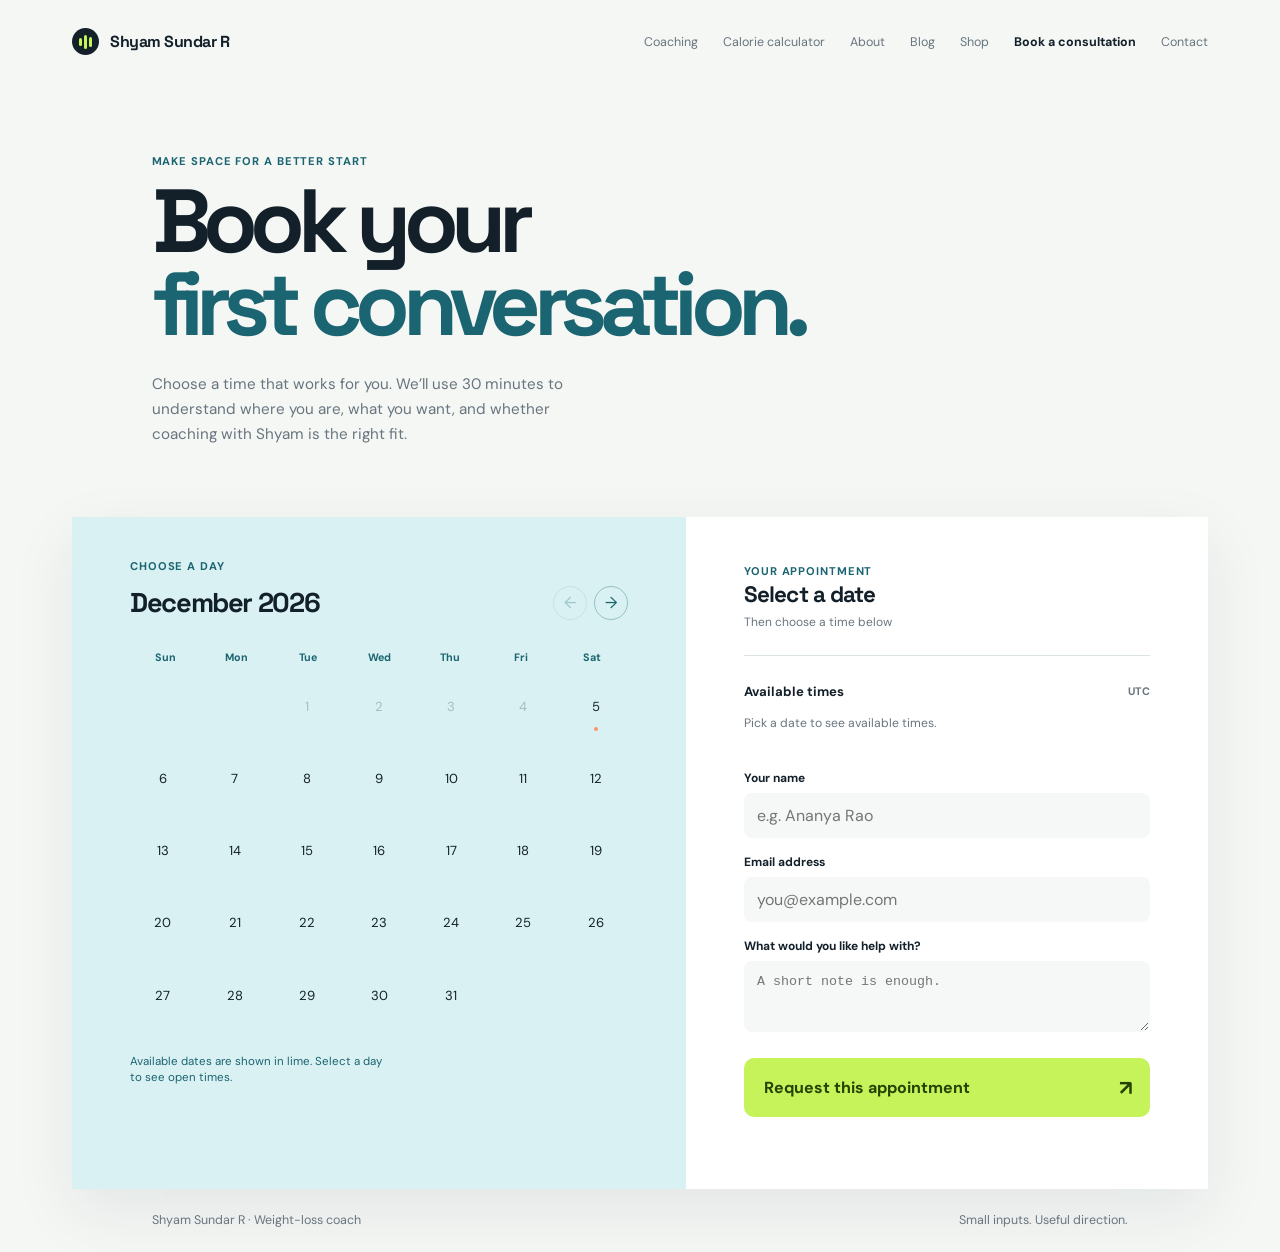
<file: consultation.html>
<!doctype html>
<html lang="en">
  <head>
    <meta charset="UTF-8" />
    <meta name="viewport" content="width=device-width, initial-scale=1.0" />
    <meta name="description" content="Book a consultation with Shyam Sundar R for practical weight-loss coaching." />
    <title>Book a consultation — Shyam Sundar R</title>
    <link rel="preconnect" href="https://fonts.googleapis.com" />
    <link rel="preconnect" href="https://fonts.gstatic.com" crossorigin />
    <link href="https://fonts.googleapis.com/css2?family=DM+Sans:wght@400;500;600;700&family=Space+Grotesk:wght@500;600;700&display=swap" rel="stylesheet" />
    <link rel="stylesheet" href="styles.css" />
    <script src="consultation.js" defer></script>
  </head>
  <body class="consultation-page">
    <main class="page-shell">
      <header class="site-header">
        <a class="brand" href="index.html" aria-label="Shyam Sundar R home">
          <span class="brand-mark" aria-hidden="true"><span></span><span></span><span></span></span>
          <span>Shyam Sundar R</span>
        </a>
        <nav class="site-nav" aria-label="Main navigation">
          <a href="index.html">Coaching</a>
          <a href="calculator.html">Calorie calculator</a>
          <a href="about.html">About</a>
          <a href="blog.html">Blog</a>
          <a href="products.html">Shop</a>
          <a class="active" href="consultation.html">Book a consultation</a>
          <a href="index.html#contact">Contact</a>
        </nav>
      </header>

      <section class="booking-intro">
        <p class="eyebrow">Make space for a better start</p>
        <h1>Book your<br /><span>first conversation.</span></h1>
        <p>Choose a time that works for you. We’ll use 30 minutes to understand where you are, what you want, and whether coaching with Shyam is the right fit.</p>
      </section>

      <section class="booking-shell" aria-label="Book a consultation">
        <div class="calendar-panel">
          <div class="calendar-heading"><div><p class="eyebrow">Choose a day</p><h2 id="month-label">Month Year</h2></div><div class="calendar-controls"><button type="button" id="previous-month" aria-label="Previous month">←</button><button type="button" id="next-month" aria-label="Next month">→</button></div></div>
          <div class="weekday-row" aria-hidden="true"><span>Sun</span><span>Mon</span><span>Tue</span><span>Wed</span><span>Thu</span><span>Fri</span><span>Sat</span></div>
          <div class="calendar-grid" id="calendar-grid" role="grid" aria-label="Available dates"></div>
          <p class="calendar-note">Available dates are shown in lime. Select a day to see open times.</p>
        </div>

        <div class="booking-form-panel">
          <div class="selected-date"><span class="eyebrow">Your appointment</span><strong id="selected-date">Select a date</strong><span id="selected-time">Then choose a time below</span></div>
          <div class="time-section"><div class="field-label-row"><label>Available times</label><span id="timezone-label">Local time</span></div><div class="time-slots" id="time-slots"><p class="empty-slots">Pick a date to see available times.</p></div></div>
          <form id="booking-form" novalidate>
            <label class="booking-field"><span>Your name</span><input id="booking-name" type="text" autocomplete="name" placeholder="e.g. Ananya Rao" required /></label>
            <label class="booking-field"><span>Email address</span><input id="booking-email" type="email" autocomplete="email" placeholder="you@example.com" required /></label>
            <label class="booking-field"><span>What would you like help with?</span><textarea id="booking-note" rows="3" placeholder="A short note is enough."></textarea></label>
            <button class="calculate-button" type="submit"><span>Request this appointment</span><span class="button-arrow" aria-hidden="true">↗</span></button>
            <p class="booking-error" id="booking-error" role="alert" aria-live="polite"></p>
          </form>
          <div class="booking-success" id="booking-success" hidden><span class="success-mark">✓</span><h3>Request received.</h3><p id="success-copy">Shyam will be in touch shortly to confirm your consultation.</p><a href="index.html" class="text-link">Back to coaching</a></div>
        </div>
      </section>

      <footer class="site-footer"><span>Shyam Sundar R · Weight-loss coach</span><span>Small inputs. Useful direction.</span></footer>
    </main>
  </body>
</html>
</file>
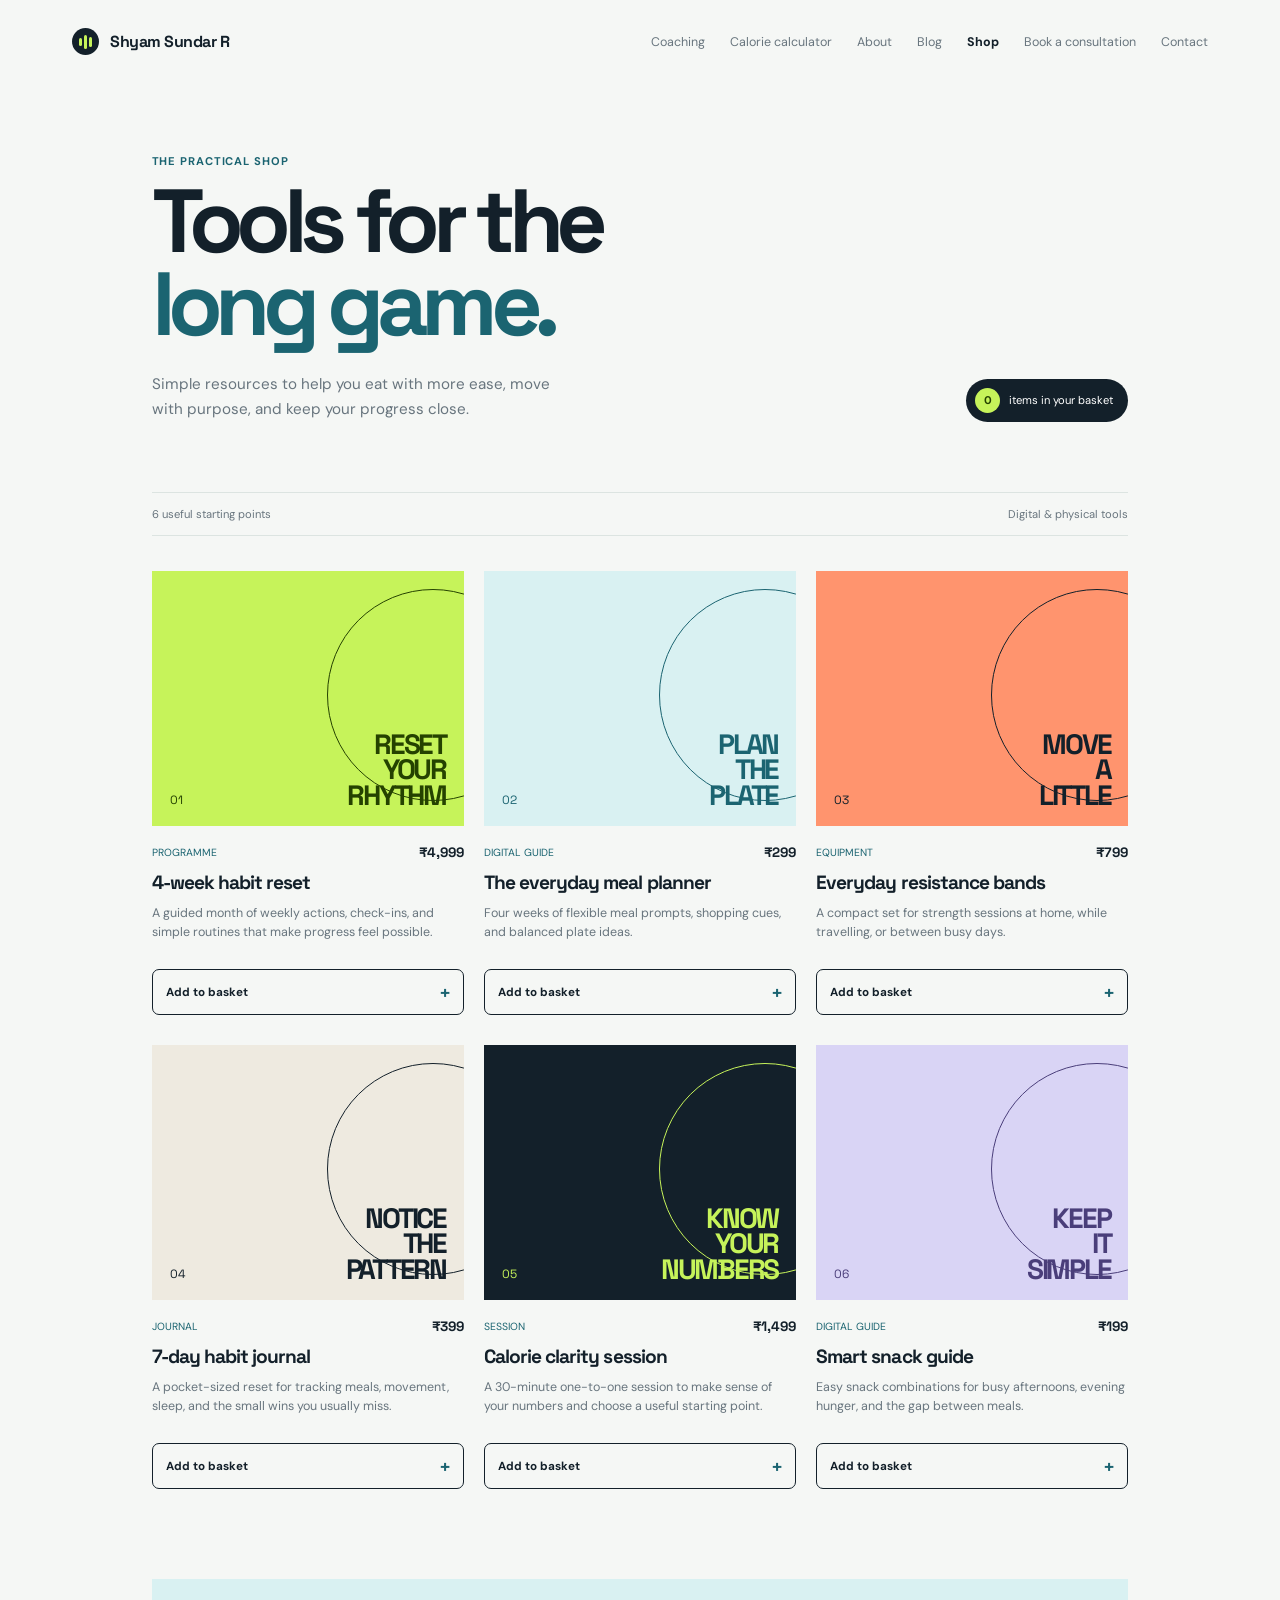
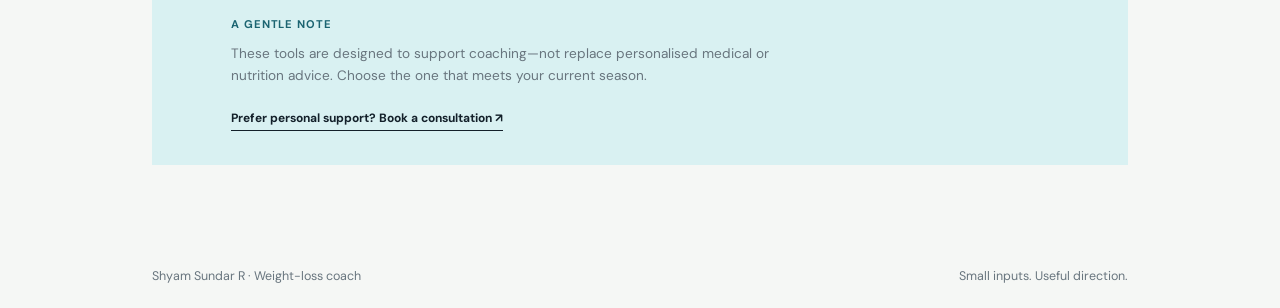
<file: products.html>
<!doctype html>
<html lang="en">
  <head>
    <meta charset="UTF-8" /><meta name="viewport" content="width=device-width, initial-scale=1.0" />
    <meta name="description" content="Practical coaching tools and programs from Shyam Sundar R." />
    <title>Shop practical tools — Shyam Sundar R</title>
    <link rel="preconnect" href="https://fonts.googleapis.com" /><link rel="preconnect" href="https://fonts.gstatic.com" crossorigin /><link href="https://fonts.googleapis.com/css2?family=DM+Sans:wght@400;500;600;700&family=Space+Grotesk:wght@500;600;700&display=swap" rel="stylesheet" />
    <link rel="stylesheet" href="styles.css" /><script src="products.js" defer></script>
  </head>
  <body class="products-page">
    <main class="page-shell">
      <header class="site-header"><a class="brand" href="index.html" aria-label="Shyam Sundar R home"><span class="brand-mark" aria-hidden="true"><span></span><span></span><span></span></span><span>Shyam Sundar R</span></a><nav class="site-nav" aria-label="Main navigation"><a href="index.html">Coaching</a><a href="calculator.html">Calorie calculator</a><a href="about.html">About</a><a href="blog.html">Blog</a><a class="active" href="products.html">Shop</a><a href="consultation.html">Book a consultation</a><a href="index.html#contact">Contact</a></nav></header>
      <section class="shop-hero"><div><p class="eyebrow">The practical shop</p><h1>Tools for the<br /><span>long game.</span></h1><p>Simple resources to help you eat with more ease, move with purpose, and keep your progress close.</p></div><div class="basket-pill" aria-live="polite"><span id="basket-count">0</span><span>items in your basket</span></div></section>
      <section class="product-toolbar"><p>6 useful starting points</p><span>Digital &amp; physical tools</span></section>
      <section class="product-grid" aria-label="Products">
        <article class="product-card product-card-large"><div class="product-visual visual-green"><span>01</span><strong>RESET<br />YOUR<br />RHYTHM</strong></div><div class="product-meta"><span>Programme</span><strong>₹4,999</strong></div><h2>4-week habit reset</h2><p>A guided month of weekly actions, check-ins, and simple routines that make progress feel possible.</p><button class="add-product" data-product="4-week habit reset">Add to basket <span>+</span></button></article>
        <article class="product-card"><div class="product-visual visual-blue"><span>02</span><strong>PLAN<br />THE<br />PLATE</strong></div><div class="product-meta"><span>Digital guide</span><strong>₹299</strong></div><h2>The everyday meal planner</h2><p>Four weeks of flexible meal prompts, shopping cues, and balanced plate ideas.</p><button class="add-product" data-product="The everyday meal planner">Add to basket <span>+</span></button></article>
        <article class="product-card"><div class="product-visual visual-orange"><span>03</span><strong>MOVE<br />A<br />LITTLE</strong></div><div class="product-meta"><span>Equipment</span><strong>₹799</strong></div><h2>Everyday resistance bands</h2><p>A compact set for strength sessions at home, while travelling, or between busy days.</p><button class="add-product" data-product="Everyday resistance bands">Add to basket <span>+</span></button></article>
        <article class="product-card"><div class="product-visual visual-paper"><span>04</span><strong>NOTICE<br />THE<br />PATTERN</strong></div><div class="product-meta"><span>Journal</span><strong>₹399</strong></div><h2>7-day habit journal</h2><p>A pocket-sized reset for tracking meals, movement, sleep, and the small wins you usually miss.</p><button class="add-product" data-product="7-day habit journal">Add to basket <span>+</span></button></article>
        <article class="product-card"><div class="product-visual visual-ink"><span>05</span><strong>KNOW<br />YOUR<br />NUMBERS</strong></div><div class="product-meta"><span>Session</span><strong>₹1,499</strong></div><h2>Calorie clarity session</h2><p>A 30-minute one-to-one session to make sense of your numbers and choose a useful starting point.</p><button class="add-product" data-product="Calorie clarity session">Add to basket <span>+</span></button></article>
        <article class="product-card"><div class="product-visual visual-lilac"><span>06</span><strong>KEEP<br />IT<br />SIMPLE</strong></div><div class="product-meta"><span>Digital guide</span><strong>₹199</strong></div><h2>Smart snack guide</h2><p>Easy snack combinations for busy afternoons, evening hunger, and the gap between meals.</p><button class="add-product" data-product="Smart snack guide">Add to basket <span>+</span></button></article>
      </section>
      <section class="shop-note"><p class="eyebrow">A gentle note</p><p>These tools are designed to support coaching—not replace personalised medical or nutrition advice. Choose the one that meets your current season.</p><a class="text-link" href="consultation.html">Prefer personal support? Book a consultation <span aria-hidden="true">↗</span></a></section>
      <footer class="site-footer"><span>Shyam Sundar R · Weight-loss coach</span><span>Small inputs. Useful direction.</span></footer>
    </main>
  </body>
</html>
</file>
<file: styles.css>
:root {
  --ink: #13202a;
  --muted: #68757e;
  --paper: #f5f7f5;
  --card: #ffffff;
  --line: #dce4e1;
  --citrus: #c6f35a;
  --citrus-dark: #254200;
  --blue: #d9f1f2;
  --blue-deep: #1b6471;
  --orange: #ff946e;
  --shadow: 0 22px 60px rgba(19, 32, 42, 0.08);
}

* { box-sizing: border-box; }
html { scroll-behavior: smooth; }
body { margin: 0; background: var(--paper); color: var(--ink); font-family: "DM Sans", sans-serif; }
button, input, select { font: inherit; }
button, select, input[type="range"] { cursor: pointer; }
:focus-visible { outline: 3px solid var(--orange); outline-offset: 3px; }

.page-shell { max-width: 1200px; margin: 0 auto; padding: 28px 32px 24px; }
.site-header, .site-footer, .result-topline, .field-label-row, .panel-heading { display: flex; align-items: center; justify-content: space-between; }
.site-header { padding-bottom: 54px; }
.brand { color: var(--ink); text-decoration: none; display: inline-flex; gap: 11px; align-items: center; font-family: "Space Grotesk", sans-serif; font-weight: 700; letter-spacing: -0.03em; }
.brand-mark { width: 27px; height: 27px; border-radius: 50%; background: var(--ink); display: inline-flex; align-items: center; justify-content: center; gap: 2px; }
.brand-mark span { width: 3px; background: var(--citrus); border-radius: 4px; }
.brand-mark span:nth-child(1) { height: 8px; }.brand-mark span:nth-child(2) { height: 14px; }.brand-mark span:nth-child(3) { height: 10px; }
.header-note, .site-footer { color: var(--muted); font-size: 0.78rem; }
.site-nav { display: flex; align-items: center; gap: 25px; }
.site-nav a { color: var(--muted); font-size: 0.78rem; text-decoration: none; transition: color .2s; }
.site-nav a:hover, .site-nav a.active { color: var(--ink); }
.site-nav a.active { font-weight: 700; }

.hero { display: flex; justify-content: space-between; gap: 48px; align-items: flex-end; padding: 0 7% 70px; }
.hero-copy { max-width: 690px; }
.eyebrow { color: var(--blue-deep); font-size: 0.7rem; font-weight: 700; letter-spacing: 0.08em; margin: 0 0 12px; text-transform: uppercase; }
h1, h2, h3, p { margin-top: 0; }
h1 { font-family: "Space Grotesk", sans-serif; font-size: clamp(3.3rem, 7vw, 6.8rem); line-height: 0.93; letter-spacing: -0.085em; margin-bottom: 27px; max-width: 730px; }
.hero-intro { max-width: 470px; color: var(--muted); font-size: 1rem; line-height: 1.65; margin-bottom: 0; }
.hero-stamp { border-left: 2px solid var(--citrus); padding-left: 17px; color: var(--muted); font-size: 0.75rem; line-height: 1.35; transform: rotate(-4deg); margin-bottom: 14px; }
.stamp-number { display: block; color: var(--ink); font-family: "Space Grotesk", sans-serif; font-size: 1.7rem; line-height: 1; margin-bottom: 7px; }

.workspace { display: grid; grid-template-columns: minmax(0, 0.9fr) minmax(0, 1.1fr); background: var(--card); box-shadow: var(--shadow); border-radius: 26px; overflow: hidden; }
.details-panel { padding: 45px clamp(28px, 5vw, 64px) 48px; }
.results-panel { background: var(--ink); color: white; padding: 45px clamp(28px, 5vw, 62px) 36px; position: relative; overflow: hidden; }
.results-panel::after { content: ""; position: absolute; width: 310px; height: 310px; border: 1px solid rgba(198, 243, 90, 0.18); border-radius: 50%; top: 35%; right: -180px; pointer-events: none; }
.panel-heading { align-items: flex-start; margin-bottom: 40px; }
h2 { font-family: "Space Grotesk", sans-serif; letter-spacing: -0.05em; font-size: 2rem; margin-bottom: 0; }
.step-count, .result-status { color: var(--muted); font-size: 0.72rem; }
.field-grid { display: grid; grid-template-columns: 1fr 1fr; gap: 22px 16px; }
.field > span, .field-label-row label { display: block; color: var(--ink); font-size: 0.82rem; font-weight: 700; margin-bottom: 9px; }
.input-wrap { position: relative; }
input[type="number"], select { appearance: none; background: #f6f8f7; border: 1px solid transparent; border-radius: 10px; color: var(--ink); height: 50px; padding: 0 14px; width: 100%; transition: border-color .2s, background .2s; }
input[type="number"]:focus, select:focus { background: #fff; border-color: var(--blue-deep); outline: none; }
.input-wrap input { padding-right: 49px; }
.input-wrap span { color: var(--muted); font-size: 0.75rem; position: absolute; right: 13px; top: 17px; }
select { background-image: linear-gradient(45deg, transparent 50%, var(--blue-deep) 50%), linear-gradient(135deg, var(--blue-deep) 50%, transparent 50%); background-position: calc(100% - 17px) 22px, calc(100% - 12px) 22px; background-repeat: no-repeat; background-size: 5px 5px, 5px 5px; padding-right: 32px; }
.activity-field { border-top: 1px solid var(--line); margin-top: 36px; padding-top: 27px; }
.field-label-row label { margin-bottom: 0; }.field-label-row span { color: var(--blue-deep); font-size: 0.78rem; font-weight: 700; }
input[type="range"] { accent-color: var(--blue-deep); margin: 21px 0 8px; width: 100%; }
.range-labels { display: flex; justify-content: space-between; color: var(--muted); font-size: 0.68rem; }.field-helper { color: var(--muted); font-size: 0.75rem; line-height: 1.45; margin: 17px 0 0; min-height: 34px; }
.calculate-button { align-items: center; background: var(--citrus); border: 0; border-radius: 10px; color: var(--citrus-dark); display: flex; font-weight: 700; justify-content: space-between; margin-top: 28px; padding: 16px 17px 16px 20px; transition: transform .2s, background .2s; width: 100%; }.calculate-button:hover { background: #d7ff77; transform: translateY(-2px); }.button-arrow { font-size: 1.3rem; }
.form-error { color: #b34d2c; font-size: 0.76rem; line-height: 1.4; margin: 13px 0 0; min-height: 18px; }

.results-panel .eyebrow { color: var(--citrus); margin-bottom: 0; }.result-status { color: rgba(255,255,255,.55); }
.energy-orbit { align-items: center; display: flex; height: 245px; justify-content: center; margin: 18px auto 8px; position: relative; width: 245px; }
.orbit-ring { border: 1px solid rgba(198,243,90,.26); border-radius: 50%; height: 100%; position: absolute; width: 100%; }.orbit-ring::before, .orbit-ring::after { background: var(--citrus); border-radius: 50%; content: ""; height: 8px; position: absolute; width: 8px; }.orbit-ring::before { left: 19px; top: 44px; }.orbit-ring::after { bottom: 25px; right: 35px; }
.orbit-core { align-items: center; background: var(--blue); border-radius: 50%; color: var(--ink); display: flex; flex-direction: column; height: 176px; justify-content: center; width: 176px; z-index: 1; }.core-label { font-size: 0.72rem; font-weight: 700; letter-spacing: .07em; text-transform: uppercase; }.orbit-core strong { font-family: "Space Grotesk", sans-serif; font-size: 3.25rem; letter-spacing: -.08em; line-height: 1; margin: 8px 0 4px; }.core-unit { color: var(--blue-deep); font-size: 0.71rem; }
.results-message { color: rgba(255,255,255,.67); font-size: 0.83rem; line-height: 1.5; margin: 0 auto 27px; max-width: 300px; text-align: center; }.goal-list { border-top: 1px solid rgba(255,255,255,.15); }.goal-row { align-items: center; border-bottom: 1px solid rgba(255,255,255,.15); display: grid; gap: 13px; grid-template-columns: 30px 1fr auto; padding: 15px 0; }.goal-icon { align-items: center; background: rgba(255,255,255,.09); border-radius: 50%; color: var(--citrus); display: flex; font-size: .95rem; height: 27px; justify-content: center; width: 27px; }.goal-row h3 { font-size: .83rem; margin-bottom: 2px; }.goal-row p { color: rgba(255,255,255,.5); font-size: .7rem; margin: 0; }.goal-row strong { font-family: "Space Grotesk", sans-serif; font-size: 1.18rem; letter-spacing: -.04em; }.goal-lose .goal-icon { color: var(--orange); }.goal-gain .goal-icon { color: #91e6ea; }.disclaimer { color: rgba(255,255,255,.4); font-size: .65rem; line-height: 1.5; margin: 22px 0 0; }
.site-footer { padding: 23px 7% 0; }

@media (max-width: 800px) { .page-shell { padding: 22px 18px 18px; }.site-header { padding-bottom: 45px; }.header-note { display: none; }.hero { align-items: flex-start; flex-direction: column; gap: 32px; padding: 0 3% 45px; }.hero-stamp { margin-left: 15px; }.workspace { grid-template-columns: 1fr; }.details-panel, .results-panel { padding: 35px 26px; }.results-panel { padding-top: 38px; }.site-footer { padding-left: 3%; padding-right: 3%; } }
@media (max-width: 460px) { h1 { font-size: 3.1rem; }.field-grid { grid-template-columns: 1fr; gap: 17px; }.hero-intro { font-size: .93rem; }.energy-orbit { height: 215px; width: 215px; }.orbit-core { height: 154px; width: 154px; }.orbit-core strong { font-size: 2.8rem; }.site-footer { align-items: flex-start; flex-direction: column; gap: 5px; } }
@media (prefers-reduced-motion: reduce) { html { scroll-behavior: auto; } *, *::before, *::after { transition-duration: .01ms !important; animation-duration: .01ms !important; } }

/* Homepage: a quieter editorial rhythm for the coaching story. */
.landing-page { background: #f7f8f5; }
.landing-header { padding-bottom: 54px; }
.landing-hero { align-items: center; display: grid; gap: 8%; grid-template-columns: minmax(0, 1fr) minmax(280px, .72fr); min-height: 570px; padding: 0 7% 76px; }
.landing-copy h1 { font-size: clamp(4.1rem, 8vw, 8.1rem); margin-bottom: 28px; }
.landing-copy h1 em { color: var(--blue-deep); font-style: normal; }
.landing-copy .hero-intro { max-width: 500px; }
.hero-actions { align-items: center; display: flex; flex-wrap: wrap; gap: 24px; margin-top: 34px; }
.primary-link { align-items: center; background: var(--ink); border-radius: 8px; color: #fff; display: inline-flex; font-size: .8rem; font-weight: 700; gap: 20px; padding: 15px 18px; text-decoration: none; transition: background .2s, transform .2s; }
.primary-link:hover { background: var(--blue-deep); transform: translateY(-2px); }
.primary-link span { color: var(--citrus); font-size: 1.1rem; }
.text-link { color: var(--ink); font-size: .78rem; font-weight: 700; text-decoration: none; border-bottom: 1px solid var(--ink); padding-bottom: 4px; }
.text-link:hover { color: var(--blue-deep); border-color: var(--blue-deep); }
.coach-portrait { background: var(--blue); height: 470px; overflow: hidden; position: relative; }
.coach-photo { height: 100%; object-fit: cover; object-position: center 23%; width: 100%; }
.coach-portrait::after { background: linear-gradient(180deg, transparent 45%, rgba(19,32,42,.62)); content: ""; inset: 0; pointer-events: none; position: absolute; }
.portrait-card { background: rgba(255,255,255,.85); bottom: 20px; display: flex; font-size: .65rem; justify-content: space-between; left: 20px; letter-spacing: .08em; padding: 13px 14px; position: absolute; right: 20px; z-index: 2; }.portrait-card strong { align-self: flex-end; color: var(--blue-deep); font-size: .7rem; letter-spacing: 0; }.portrait-note { color: var(--ink); font-size: .72rem; font-weight: 700; line-height: 1.25; position: absolute; right: 22px; top: 85px; z-index: 2; }
.proof-strip { border-bottom: 1px solid var(--line); border-top: 1px solid var(--line); color: var(--muted); display: flex; font-size: .7rem; justify-content: space-between; letter-spacing: .04em; padding: 17px 7%; text-transform: lowercase; }
.approach-section { display: grid; gap: 10%; grid-template-columns: minmax(0, 1fr) minmax(250px, .75fr); padding: 125px 7% 85px; }.approach-section h2, .closing-callout h2 { font-family: "Space Grotesk", sans-serif; font-size: clamp(2.2rem, 4vw, 4.2rem); letter-spacing: -.07em; line-height: .99; margin: 0; }.approach-copy { align-self: end; max-width: 400px; }.approach-copy p, .closing-action p { color: var(--muted); font-size: .95rem; line-height: 1.7; margin-bottom: 25px; }
.coaching-grid { display: grid; grid-template-columns: repeat(3, 1fr); }.coaching-feature { min-height: 260px; padding: 28px 30px; }.feature-green { background: var(--citrus); color: var(--citrus-dark); }.feature-blue { background: var(--blue); }.feature-orange { background: var(--orange); }.feature-number { display: block; font-family: "Space Grotesk", sans-serif; font-size: 1.3rem; margin-bottom: 70px; }.coaching-feature h3 { font-family: "Space Grotesk", sans-serif; font-size: 1.18rem; letter-spacing: -.04em; margin-bottom: 9px; }.coaching-feature p { font-size: .78rem; line-height: 1.5; max-width: 250px; margin-bottom: 0; }
.closing-callout { align-items: end; background: var(--ink); color: #fff; display: grid; gap: 10%; grid-template-columns: 1fr .65fr; margin-top: 100px; padding: 60px 7%; }.closing-callout .eyebrow { color: var(--citrus); }.closing-action { max-width: 320px; }.closing-action p { color: rgba(255,255,255,.6); font-size: .82rem; }.closing-action .primary-link { background: var(--citrus); color: var(--citrus-dark); }.closing-action .primary-link:hover { background: #d7ff77; }.closing-action .primary-link span { color: var(--citrus-dark); }.landing-page .site-footer { padding-top: 25px; }

@media (max-width: 800px) { .landing-header { padding-bottom: 48px; }.landing-hero { gap: 45px; grid-template-columns: 1fr; min-height: auto; padding-bottom: 55px; }.coach-portrait { height: 370px; max-width: 420px; width: 100%; }.proof-strip { flex-direction: column; gap: 9px; }.approach-section, .closing-callout { gap: 35px; grid-template-columns: 1fr; padding: 80px 3% 58px; }.coaching-grid { grid-template-columns: 1fr; }.coaching-feature { min-height: auto; padding: 25px 28px 31px; }.feature-number { margin-bottom: 38px; }.closing-callout { margin-top: 60px; padding: 45px 7%; } }
@media (max-width: 460px) { .site-nav { gap: 14px; }.site-nav a { font-size: .68rem; }.landing-copy h1 { font-size: 3.9rem; }.landing-hero { padding-left: 3%; padding-right: 3%; }.portrait-note { right: 17px; top: 75px; } }

.about-hero { align-items: end; display: grid; gap: 12%; grid-template-columns: 1fr .72fr; padding: 55px 7% 105px; }
.about-hero h1 { font-size: clamp(3.6rem, 7vw, 7rem); margin: 0; }.about-hero h1 span { color: var(--blue-deep); }.about-lede { color: var(--muted); font-size: 1rem; line-height: 1.7; margin: 0; max-width: 390px; }
.about-profile { align-items: center; background: var(--blue); display: grid; gap: 10%; grid-template-columns: .82fr 1fr; padding: 58px 7%; }.about-photo-wrap { height: 420px; overflow: hidden; position: relative; }.about-photo-wrap img { height: 100%; object-fit: cover; object-position: center 20%; width: 100%; }.about-photo-wrap::after { background: linear-gradient(180deg, transparent 50%, rgba(19,32,42,.65)); content: ""; inset: 0; position: absolute; }.about-photo-wrap span { bottom: 17px; color: white; font-size: .68rem; font-weight: 700; left: 18px; letter-spacing: .06em; line-height: 1.4; position: absolute; text-transform: uppercase; z-index: 1; }.about-story { max-width: 440px; }.about-story h2, .about-values h2, .about-cta h2 { font-family: "Space Grotesk", sans-serif; font-size: clamp(2.25rem, 4vw, 4.1rem); letter-spacing: -.07em; line-height: 1; margin: 0 0 25px; }.about-story p:not(.eyebrow) { color: var(--muted); font-size: .9rem; line-height: 1.7; max-width: 410px; }
.about-values { display: grid; gap: 12%; grid-template-columns: .8fr 1fr; padding: 120px 7% 100px; }.values-list { border-top: 1px solid var(--line); }.values-list article { align-items: start; border-bottom: 1px solid var(--line); display: grid; gap: 25px; grid-template-columns: 35px 1fr; padding: 24px 0; }.values-list article > span { color: var(--blue-deep); font-family: "Space Grotesk", sans-serif; font-size: .8rem; }.values-list h3 { font-family: "Space Grotesk", sans-serif; font-size: 1.1rem; letter-spacing: -.04em; margin: 0 0 7px; }.values-list p { color: var(--muted); font-size: .78rem; line-height: 1.5; margin: 0; max-width: 330px; }
.about-cta { background: var(--citrus); padding: 58px 7% 64px; }.about-cta h2 { color: var(--citrus-dark); margin-bottom: 30px; }.about-cta .eyebrow { color: var(--citrus-dark); }.about-cta .primary-link { background: var(--citrus-dark); }
@media (max-width: 800px) { .about-hero, .about-profile, .about-values { gap: 40px; grid-template-columns: 1fr; }.about-hero { padding: 35px 3% 70px; }.about-profile { padding: 40px 7%; }.about-photo-wrap { height: 360px; max-width: 420px; }.about-values { padding: 75px 3% 65px; }.about-cta { padding: 45px 7% 50px; } }
@media (max-width: 460px) { .about-hero h1 { font-size: 3.5rem; } }

.booking-intro { padding: 45px 7% 70px; }.booking-intro h1 { font-size: clamp(3.6rem, 7vw, 7rem); margin-bottom: 25px; }.booking-intro h1 span { color: var(--blue-deep); }.booking-intro > p:last-child { color: var(--muted); font-size: .95rem; line-height: 1.65; margin: 0; max-width: 450px; }
.booking-shell { background: var(--card); box-shadow: var(--shadow); display: grid; grid-template-columns: 1fr .85fr; overflow: hidden; }.calendar-panel { background: var(--blue); padding: 42px clamp(25px, 5vw, 58px) 45px; }.booking-form-panel { padding: 42px clamp(25px, 5vw, 58px) 45px; }.calendar-heading { align-items: end; display: flex; justify-content: space-between; }.calendar-heading h2 { font-size: 1.7rem; }.calendar-controls { display: flex; gap: 7px; }.calendar-controls button { background: transparent; border: 1px solid rgba(27,100,113,.35); border-radius: 50%; color: var(--blue-deep); height: 34px; width: 34px; }.calendar-controls button:hover:not(:disabled) { background: var(--blue-deep); color: white; }.calendar-controls button:disabled { cursor: not-allowed; opacity: .3; }.weekday-row, .calendar-grid { display: grid; grid-template-columns: repeat(7, 1fr); text-align: center; }.weekday-row { color: var(--blue-deep); font-size: .67rem; font-weight: 700; margin: 30px 0 10px; }.calendar-grid { gap: 7px; }.calendar-day, .calendar-spacer { aspect-ratio: 1; }.calendar-day { background: transparent; border: 0; border-radius: 50%; color: var(--ink); font-size: .82rem; position: relative; }.calendar-day:hover:not(:disabled), .calendar-day.selected { background: var(--ink); color: white; }.calendar-day.today::after { background: var(--orange); border-radius: 50%; bottom: 8px; content: ""; height: 4px; left: calc(50% - 2px); position: absolute; width: 4px; }.calendar-day.selected::after { display: none; }.calendar-day:disabled { color: rgba(19,32,42,.25); cursor: not-allowed; }.calendar-note { color: var(--blue-deep); font-size: .72rem; line-height: 1.45; margin: 26px 0 0; max-width: 260px; }
.selected-date { border-bottom: 1px solid var(--line); padding-bottom: 25px; }.selected-date .eyebrow { margin-bottom: 9px; }.selected-date strong, .selected-date > span:last-child { display: block; }.selected-date strong { font-family: "Space Grotesk", sans-serif; font-size: 1.4rem; letter-spacing: -.04em; margin-bottom: 5px; }.selected-date > span:last-child { color: var(--muted); font-size: .75rem; }.time-section { padding: 27px 0 23px; }.time-section .field-label-row label { margin-bottom: 0; }.time-section .field-label-row span { color: var(--muted); font-size: .68rem; }.time-slots { display: flex; flex-wrap: wrap; gap: 8px; margin-top: 15px; }.time-slot { background: #f6f8f7; border: 1px solid var(--line); border-radius: 7px; color: var(--ink); font-size: .72rem; padding: 10px 12px; }.time-slot:hover, .time-slot.selected { background: var(--ink); border-color: var(--ink); color: white; }.empty-slots { color: var(--muted); font-size: .76rem; margin: 0; }.booking-field { display: block; margin-top: 16px; }.booking-field span { display: block; font-size: .75rem; font-weight: 700; margin-bottom: 7px; }.booking-field input, .booking-field textarea { background: #f6f8f7; border: 1px solid transparent; border-radius: 8px; color: var(--ink); padding: 12px; resize: vertical; width: 100%; }.booking-field input { height: 45px; }.booking-field input:focus, .booking-field textarea:focus { background: white; border-color: var(--blue-deep); outline: none; }.booking-form-panel .calculate-button { margin-top: 21px; }.booking-error { color: #b34d2c; font-size: .73rem; line-height: 1.4; margin: 10px 0 0; min-height: 17px; }.booking-success { background: var(--blue); margin-top: 24px; padding: 26px; }.success-mark { align-items: center; background: var(--citrus); border-radius: 50%; color: var(--citrus-dark); display: flex; height: 30px; justify-content: center; margin-bottom: 15px; width: 30px; }.booking-success h3 { font-family: "Space Grotesk", sans-serif; font-size: 1.4rem; margin-bottom: 8px; }.booking-success p { color: var(--muted); font-size: .78rem; line-height: 1.5; margin-bottom: 18px; }.booking-success .text-link { font-size: .75rem; }
@media (max-width: 800px) { .booking-intro { padding: 35px 3% 55px; }.booking-shell { grid-template-columns: 1fr; }.calendar-panel, .booking-form-panel { padding: 35px 26px; } }
@media (max-width: 460px) { .booking-intro h1 { font-size: 3.5rem; }.calendar-grid { gap: 3px; }.calendar-day { font-size: .75rem; }.time-slot { flex: 1 1 calc(50% - 8px); } }

.blog-hero { padding: 45px 7% 80px; }.blog-hero h1 { font-size: clamp(3.6rem, 7vw, 7rem); margin-bottom: 25px; }.blog-hero h1 span { color: var(--blue-deep); }.blog-hero > p:last-child { color: var(--muted); font-size: .95rem; line-height: 1.65; margin: 0; max-width: 420px; }.post-grid { display: grid; gap: 22px; grid-template-columns: repeat(3, 1fr); padding: 0 7% 100px; }.post-card { min-width: 0; }.post-art { align-items: end; display: flex; height: 245px; justify-content: space-between; margin-bottom: 22px; overflow: hidden; padding: 17px; position: relative; }.post-art::after { border: 1px solid rgba(19,32,42,.25); border-radius: 50%; content: ""; height: 220px; position: absolute; right: -70px; top: -35px; width: 220px; }.post-art span { font-family: "Space Grotesk", sans-serif; font-size: .75rem; position: relative; z-index: 1; }.post-art i { font-family: "Space Grotesk", sans-serif; font-size: 2rem; font-style: normal; letter-spacing: -.08em; line-height: .9; position: relative; text-align: right; z-index: 1; }.post-art-green { background: var(--citrus); color: var(--citrus-dark); }.post-art-blue { background: var(--blue); color: var(--blue-deep); }.post-art-orange { background: var(--orange); color: var(--ink); }.post-meta { color: var(--blue-deep); font-size: .68rem; font-weight: 700; letter-spacing: .04em; margin-bottom: 10px; text-transform: uppercase; }.post-card h2 { font-size: 1.35rem; line-height: 1.05; margin-bottom: 12px; }.post-card p { color: var(--muted); font-size: .8rem; line-height: 1.5; max-width: 300px; }.post-card .text-link { display: inline-block; margin-top: 8px; }.post-card-featured { transform: translateY(28px); }
.article-wrap { margin: 35px auto 85px; max-width: 820px; padding: 0 7%; }.back-link { color: var(--muted); display: inline-block; font-size: .75rem; margin-bottom: 55px; text-decoration: none; }.back-link:hover { color: var(--ink); }.article-wrap > h1 { font-size: clamp(3.4rem, 6vw, 6.1rem); max-width: 780px; }.article-dek { color: var(--muted); font-size: 1.05rem; line-height: 1.6; margin-bottom: 45px; max-width: 590px; }.article-art { height: 300px; margin-bottom: 55px; }.article-body { margin: 0 auto; max-width: 610px; }.article-body p, .article-body li { color: #41515a; font-size: .96rem; line-height: 1.8; }.article-body h2 { font-size: 1.8rem; margin: 42px 0 13px; }.article-body ul { padding-left: 22px; }.article-next { border-top: 1px solid var(--line); color: var(--ink); display: flex; font-family: "Space Grotesk", sans-serif; font-size: 1.05rem; justify-content: space-between; margin: 60px auto 0; max-width: 610px; padding-top: 20px; text-decoration: none; }.article-next:hover { color: var(--blue-deep); }.article-next span { color: var(--blue-deep); }
@media (max-width: 800px) { .blog-hero { padding: 35px 3% 55px; }.post-grid { grid-template-columns: 1fr; padding: 0 3% 65px; }.post-card-featured { transform: none; }.post-art { height: 210px; }.article-wrap { margin-top: 20px; padding: 0 3%; }.article-wrap .back-link { margin-bottom: 38px; }.article-art { height: 240px; margin-bottom: 38px; } }
@media (max-width: 460px) { .blog-hero h1, .article-wrap > h1 { font-size: 3.5rem; }.article-art .post-art { height: 200px; }.post-art i { font-size: 1.65rem; } }

.shop-hero { align-items: end; display: flex; justify-content: space-between; padding: 45px 7% 70px; }.shop-hero h1 { font-size: clamp(3.6rem, 7vw, 7rem); margin-bottom: 25px; }.shop-hero h1 span { color: var(--blue-deep); }.shop-hero p:last-child { color: var(--muted); font-size: .95rem; line-height: 1.65; margin: 0; max-width: 410px; }.basket-pill { align-items: center; background: var(--ink); border-radius: 40px; color: white; display: flex; gap: 9px; padding: 9px 15px 9px 9px; font-size: .7rem; }.basket-pill span:first-child { align-items: center; background: var(--citrus); border-radius: 50%; color: var(--citrus-dark); display: flex; font-weight: 700; height: 25px; justify-content: center; width: 25px; }.product-toolbar { border-bottom: 1px solid var(--line); border-top: 1px solid var(--line); color: var(--muted); display: flex; font-size: .7rem; justify-content: space-between; margin: 0 7% 35px; padding: 14px 0; }.product-toolbar p { margin: 0; }.product-grid { display: grid; gap: 30px 20px; grid-template-columns: repeat(3, 1fr); padding: 0 7% 90px; }.product-card { min-width: 0; }.product-visual { align-items: end; display: flex; height: 255px; justify-content: space-between; margin-bottom: 18px; overflow: hidden; padding: 18px; position: relative; }.product-visual::before { border: 1px solid currentColor; border-radius: 50%; content: ""; height: 210px; position: absolute; right: -75px; top: 18px; width: 210px; }.product-visual span, .product-visual strong { position: relative; z-index: 1; }.product-visual span { font-family: "Space Grotesk", sans-serif; font-size: .75rem; }.product-visual strong { font-family: "Space Grotesk", sans-serif; font-size: 1.75rem; letter-spacing: -.08em; line-height: .9; text-align: right; }.visual-green { background: var(--citrus); color: var(--citrus-dark); }.visual-blue { background: var(--blue); color: var(--blue-deep); }.visual-orange { background: var(--orange); color: var(--ink); }.visual-paper { background: #eeeae0; color: var(--ink); }.visual-ink { background: var(--ink); color: var(--citrus); }.visual-lilac { background: #d9d4f5; color: #4a3e7a; }.product-meta { align-items: center; color: var(--blue-deep); display: flex; font-size: .65rem; justify-content: space-between; margin-bottom: 9px; text-transform: uppercase; }.product-meta strong { color: var(--ink); font-family: "Space Grotesk", sans-serif; font-size: .85rem; }.product-card h2 { font-size: 1.2rem; margin-bottom: 9px; }.product-card p { color: var(--muted); font-size: .78rem; line-height: 1.5; min-height: 47px; }.add-product { align-items: center; background: transparent; border: 1px solid var(--ink); border-radius: 7px; color: var(--ink); display: flex; font-size: .73rem; font-weight: 700; justify-content: space-between; margin-top: 18px; padding: 11px 13px; transition: background .2s, color .2s; width: 100%; }.add-product:hover, .add-product.added { background: var(--ink); color: white; }.add-product span { color: var(--blue-deep); font-size: 1.1rem; }.add-product.added span { color: var(--citrus); }.shop-note { background: var(--blue); margin: 0 7% 80px; padding: 38px 7%; }.shop-note p:not(.eyebrow) { color: var(--muted); font-size: .85rem; line-height: 1.6; margin-bottom: 20px; max-width: 570px; }.shop-note .text-link { font-size: .75rem; }
@media (max-width: 800px) { .shop-hero { align-items: start; flex-direction: column; gap: 32px; padding: 35px 3% 55px; }.product-grid { grid-template-columns: repeat(2, 1fr); padding: 0 3% 65px; }.product-visual { height: 210px; }.product-visual strong { font-size: 1.35rem; }.product-toolbar { margin-left: 3%; margin-right: 3%; }.shop-note { margin-left: 3%; margin-right: 3%; } }
@media (max-width: 460px) { .product-grid { grid-template-columns: 1fr; }.product-visual { height: 230px; }.product-card p { min-height: auto; } }

.contact-section { align-items: end; background: var(--blue); display: grid; gap: 12%; grid-template-columns: 1fr .8fr; margin-top: 100px; padding: 62px 7%; }.contact-section h2 { color: var(--ink); font-family: "Space Grotesk", sans-serif; font-size: clamp(2.3rem, 4vw, 4.2rem); letter-spacing: -.07em; line-height: .98; margin: 0 0 23px; }.contact-copy, .contact-details p { color: var(--muted); font-size: .86rem; line-height: 1.6; max-width: 330px; }.contact-details { max-width: 390px; }.contact-email { color: var(--ink); display: inline-block; font-family: "Space Grotesk", sans-serif; font-size: clamp(1.1rem, 2vw, 1.6rem); letter-spacing: -.04em; margin-bottom: 10px; text-decoration: none; }.contact-email span { color: var(--blue-deep); }.contact-details .text-link { display: inline-block; margin-top: 9px; }.contact-email:hover { color: var(--blue-deep); }
.contact-location { margin-top: 32px; }.contact-location .eyebrow { margin-bottom: 5px; }.contact-location strong { display: block; font-family: "Space Grotesk", sans-serif; font-size: 1rem; margin-bottom: 12px; }.contact-location iframe { border: 0; display: block; filter: saturate(.7) contrast(.95); height: 170px; margin-bottom: 9px; width: 100%; }.contact-location > a { color: var(--blue-deep); font-size: .72rem; font-weight: 700; text-decoration: none; }.contact-location > a:hover { color: var(--ink); }
@media (max-width: 800px) { .contact-section { gap: 32px; grid-template-columns: 1fr; margin-top: 60px; padding: 45px 7%; } }
</file>
